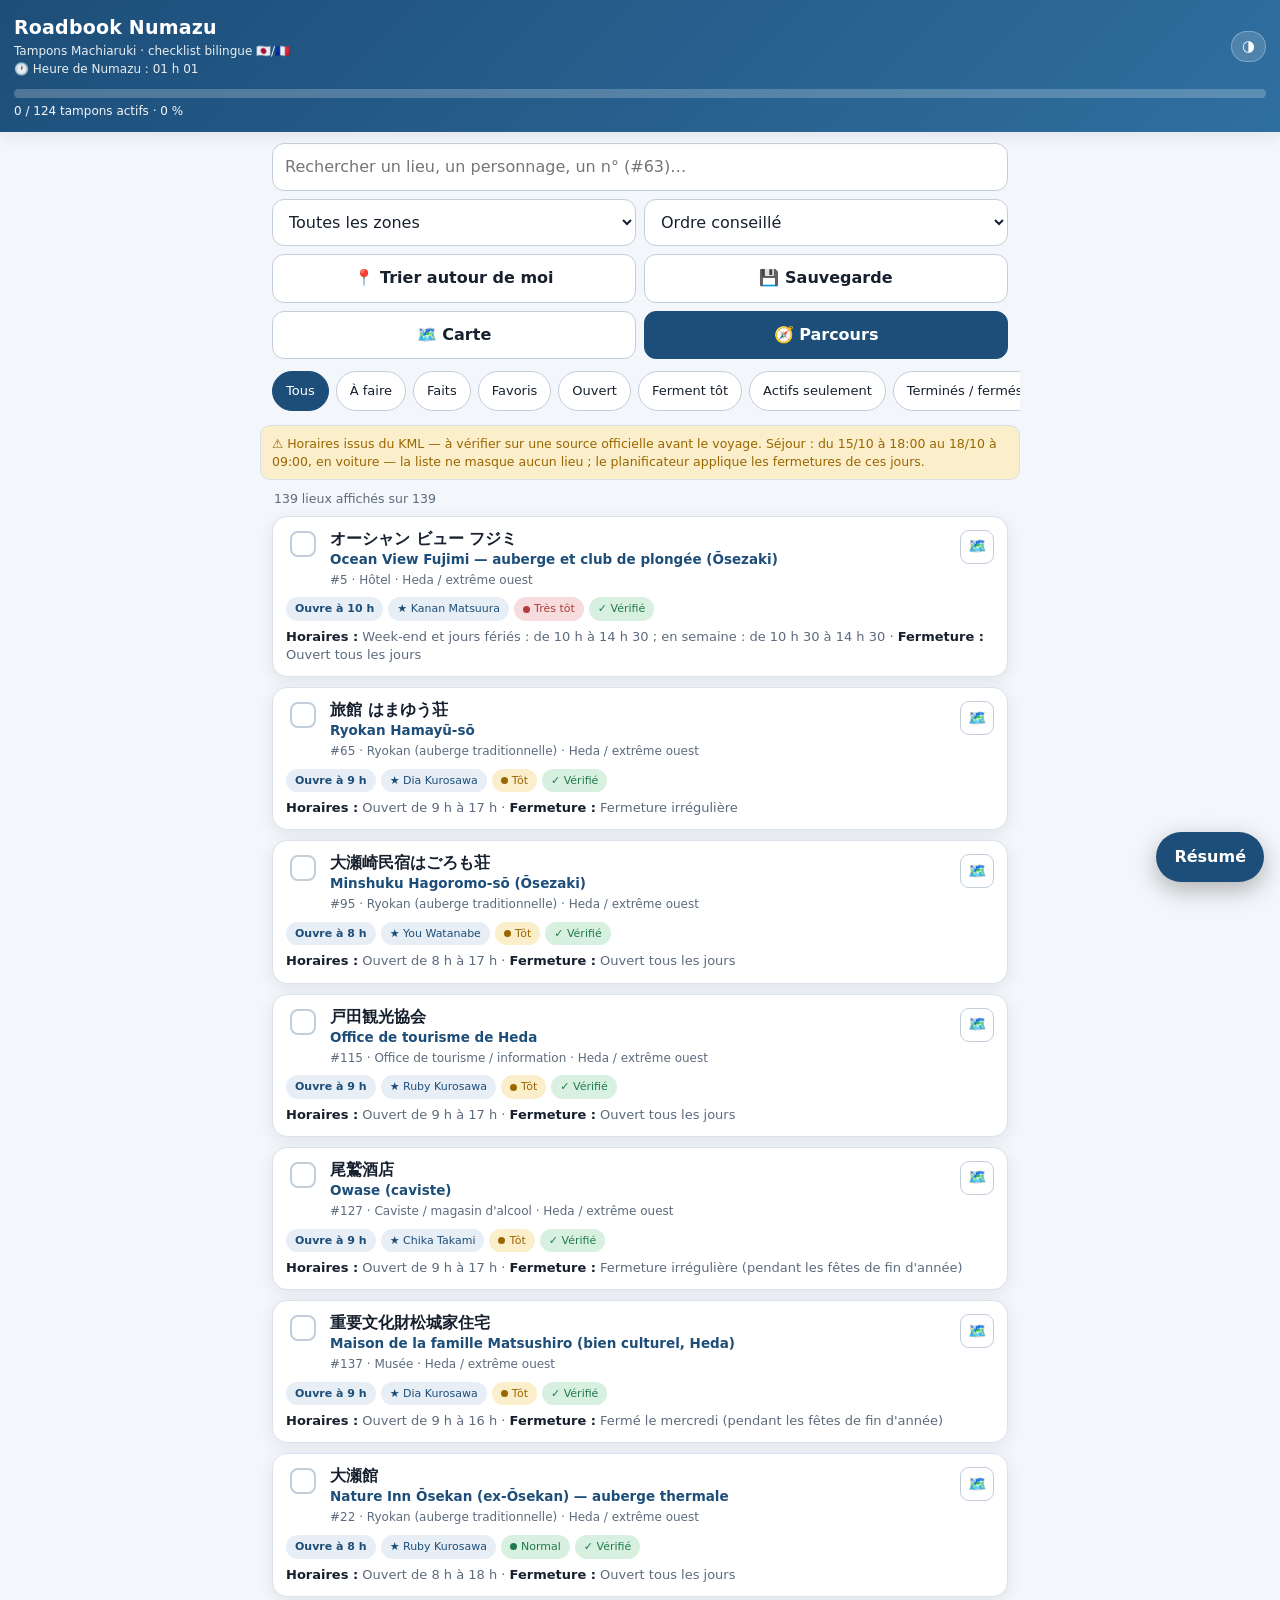
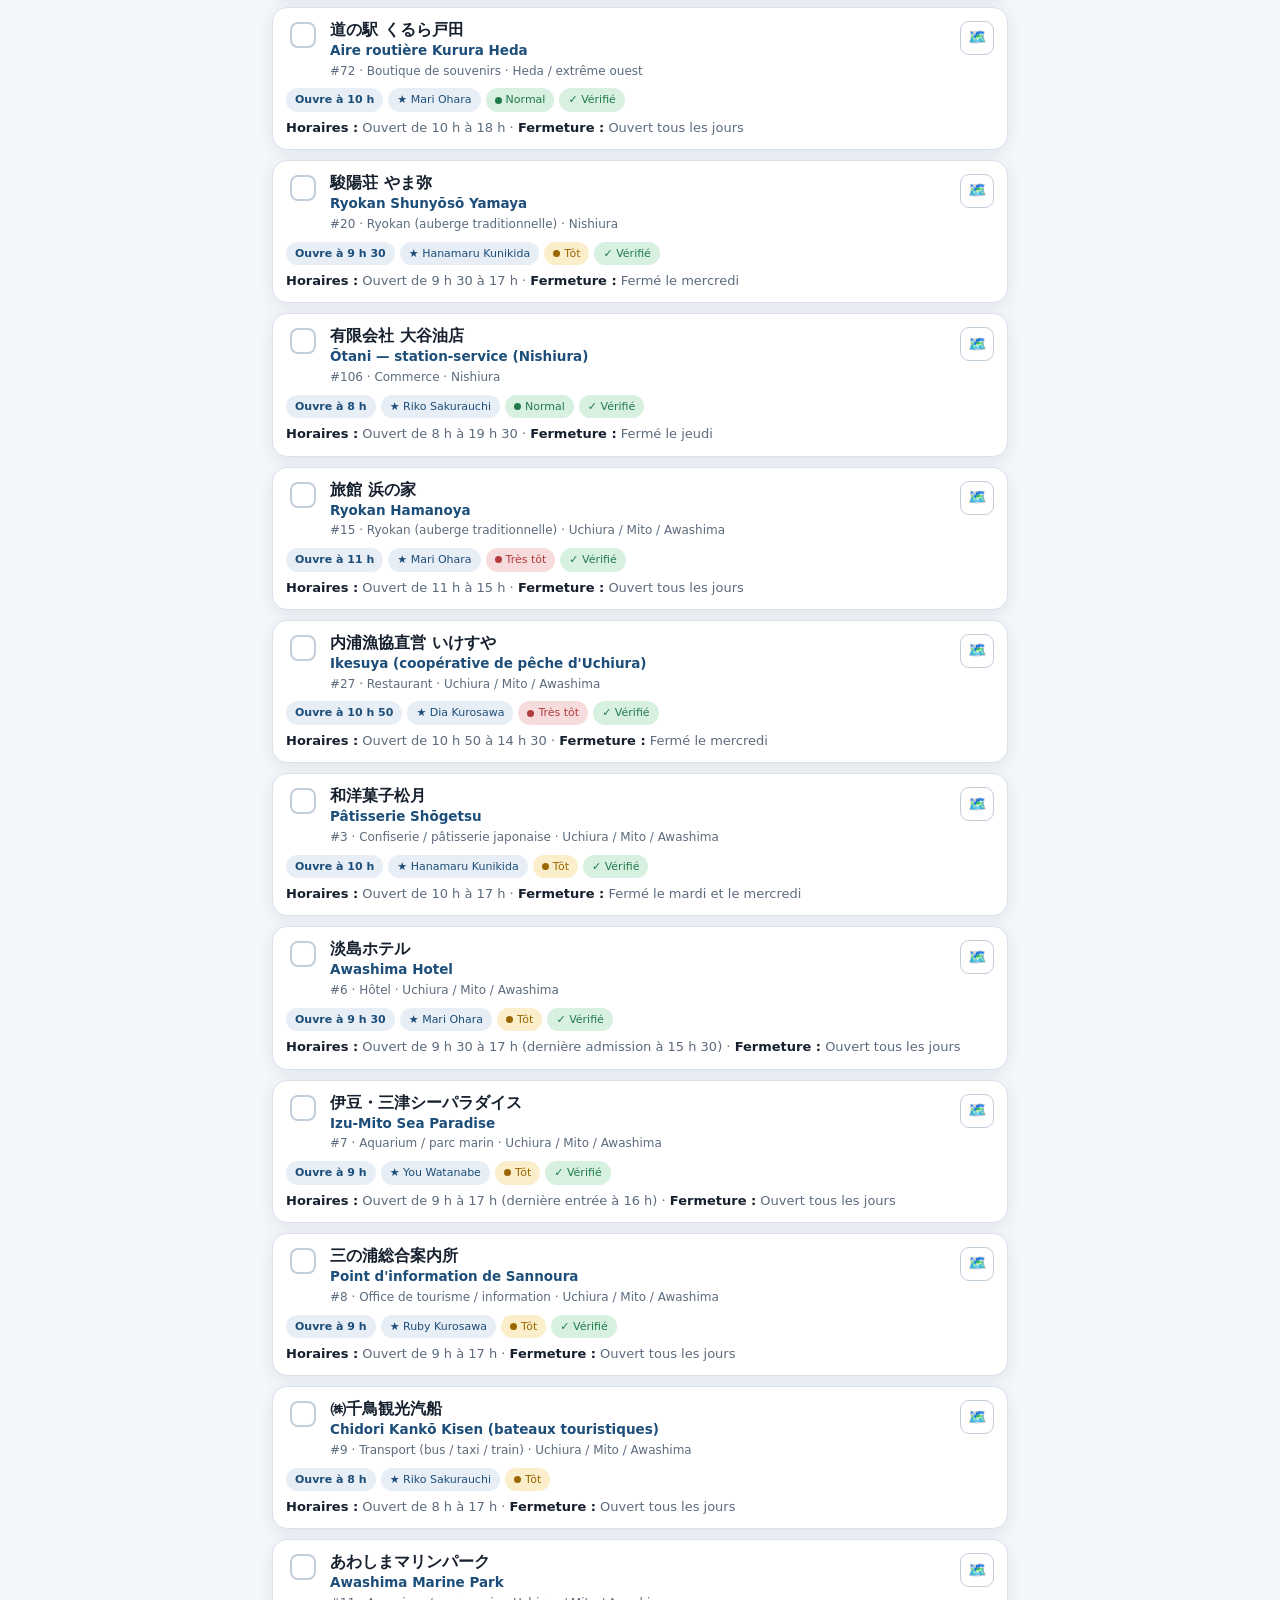
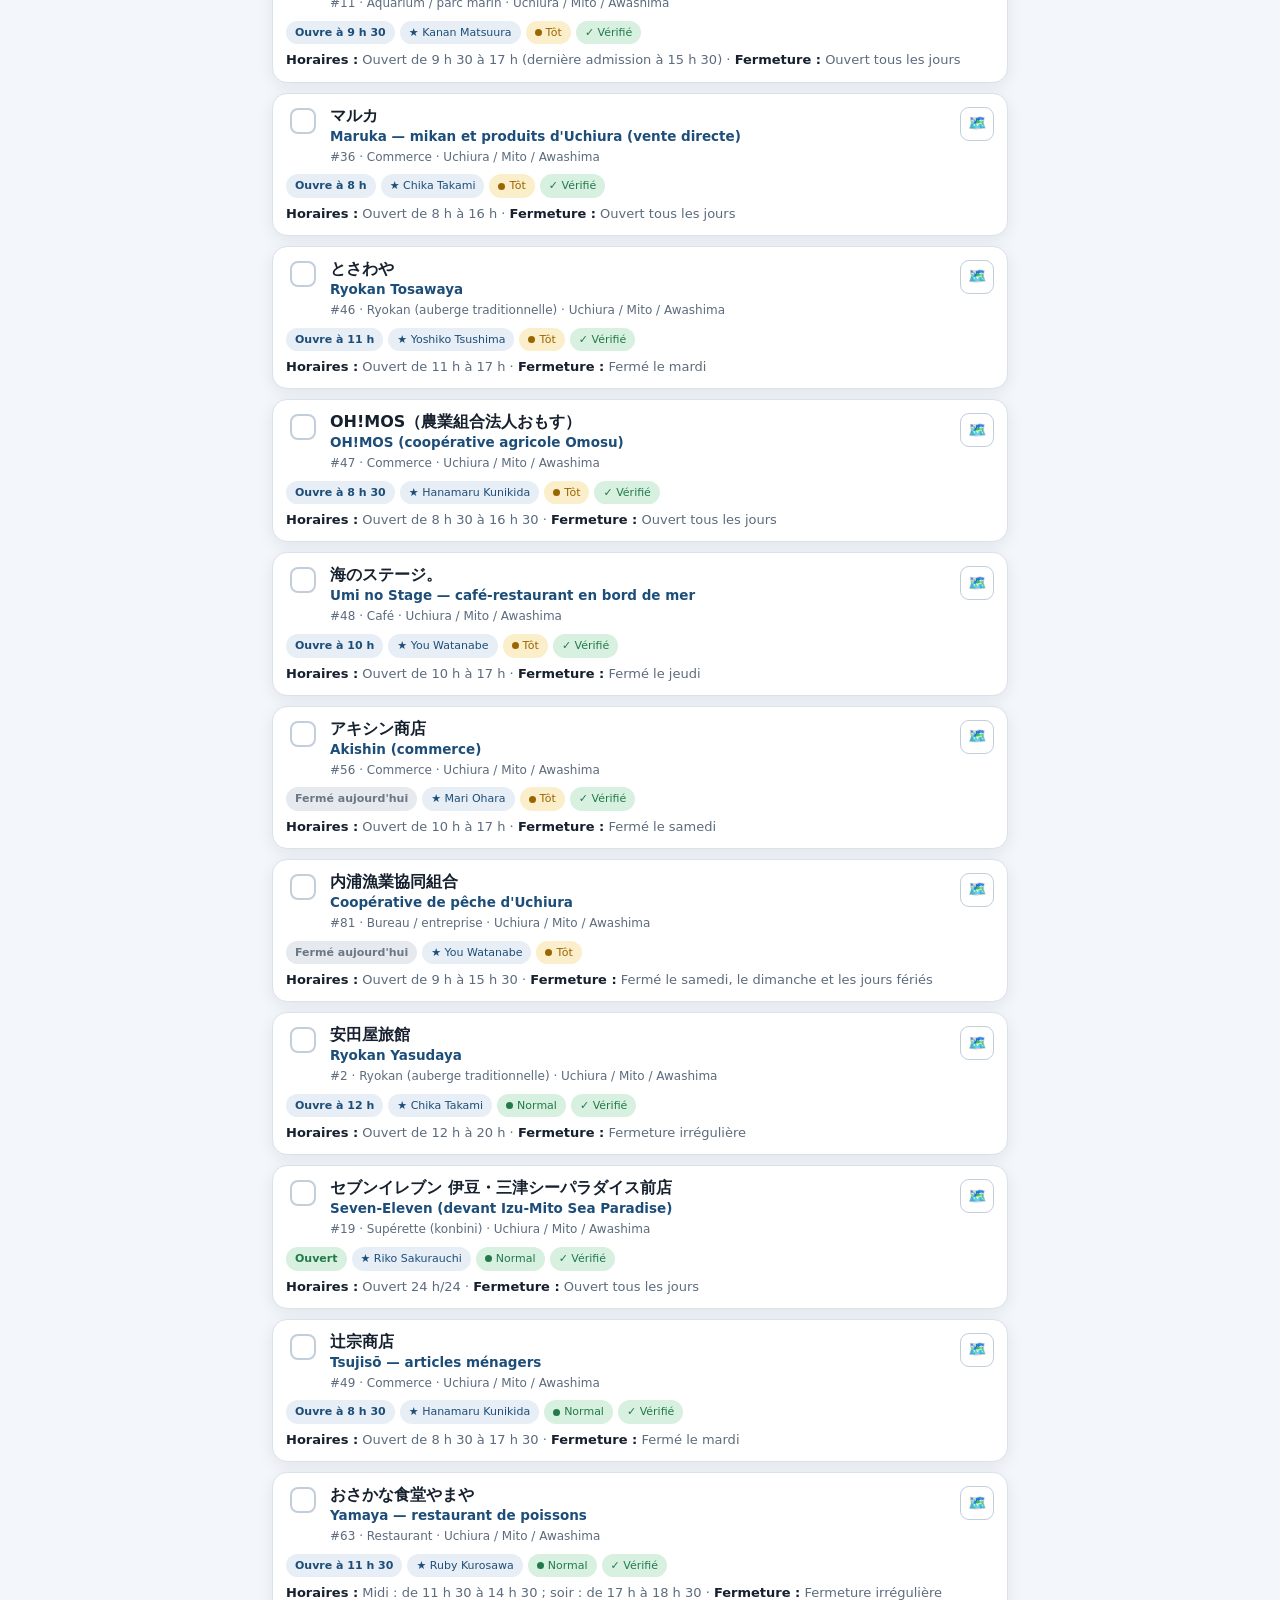
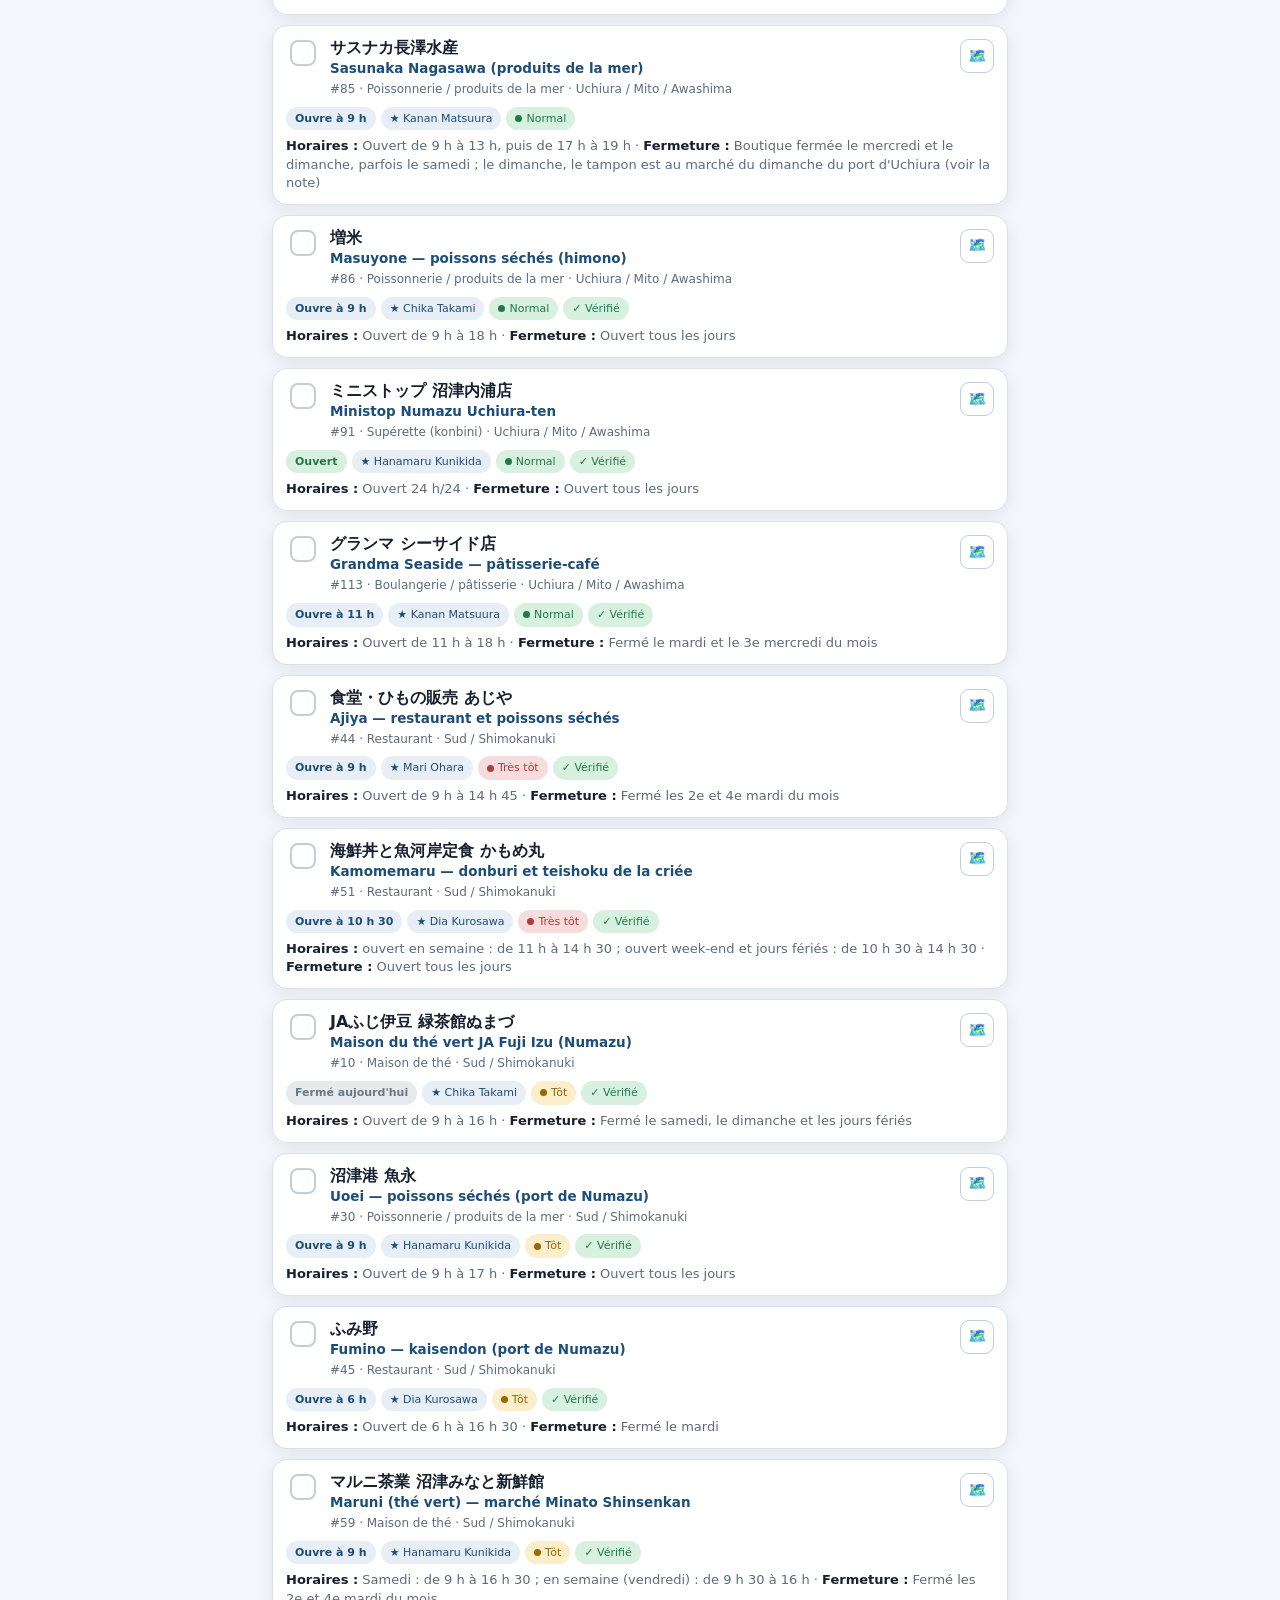
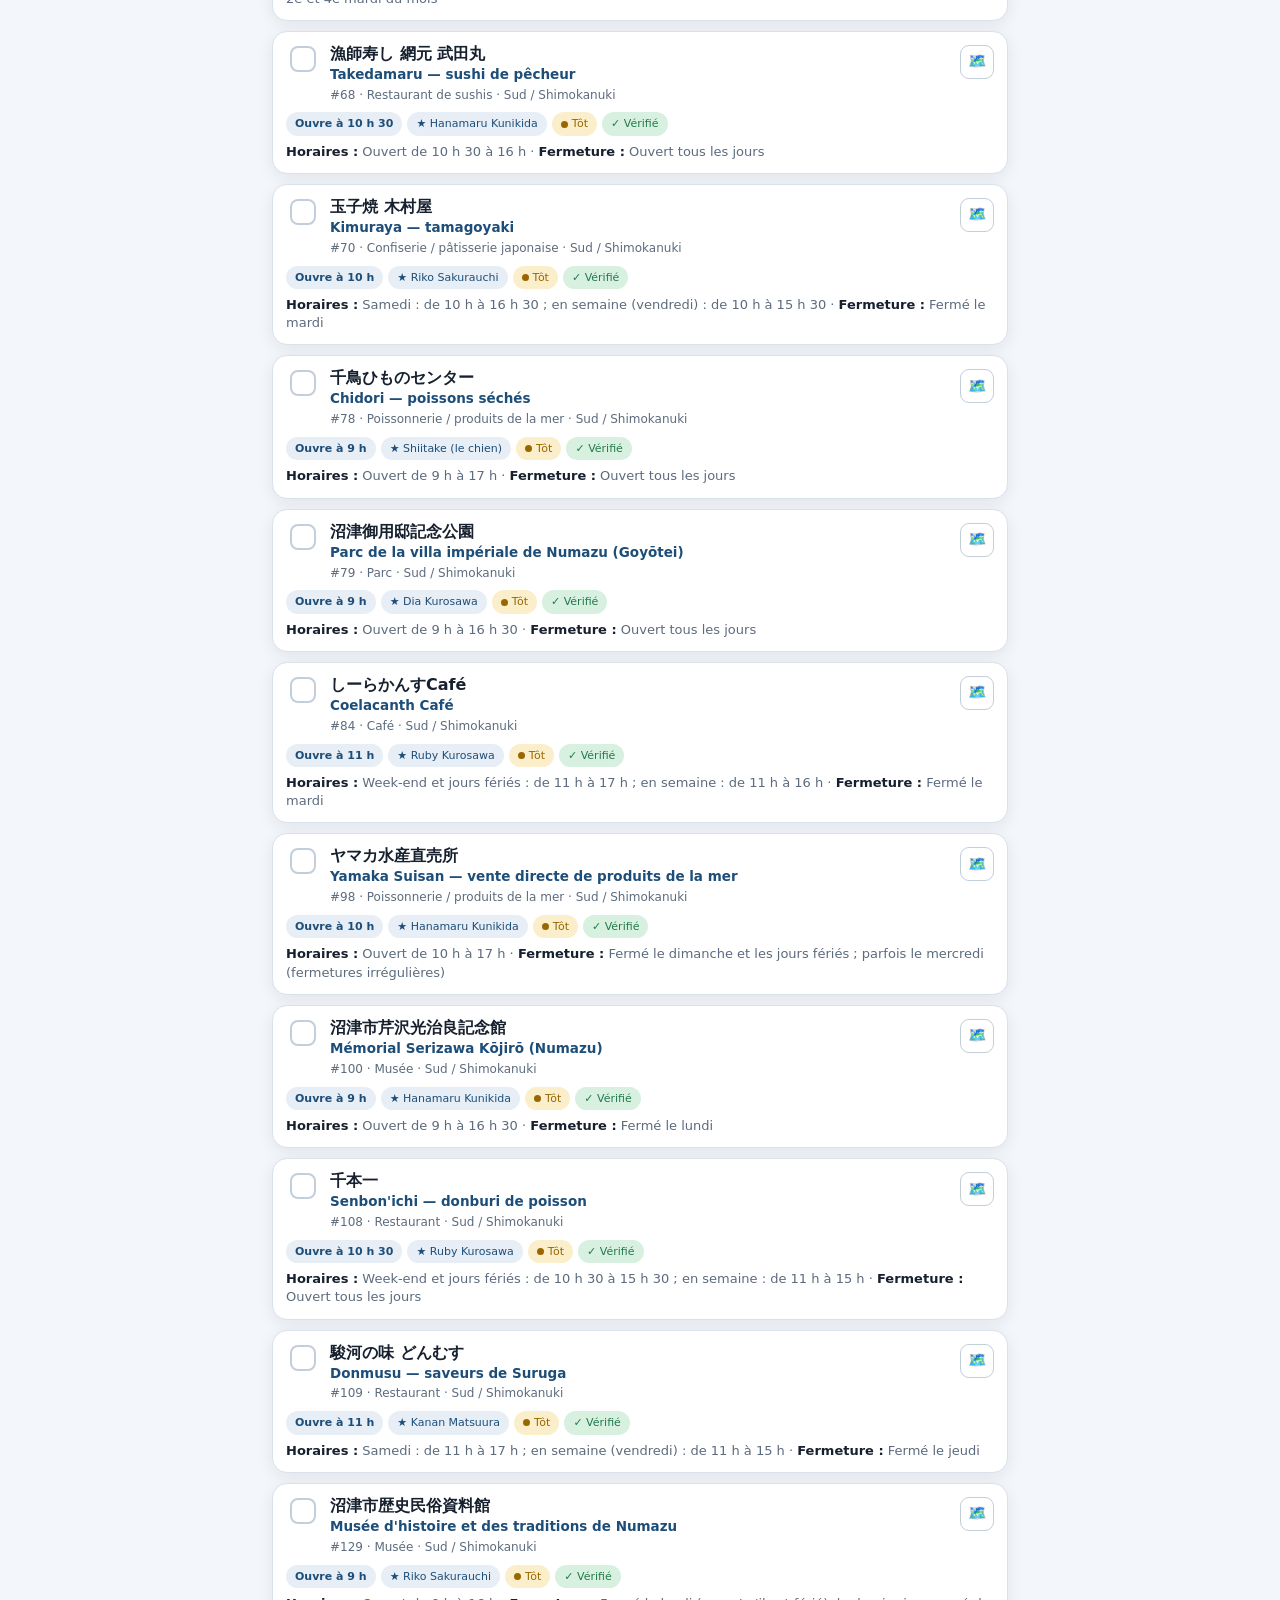
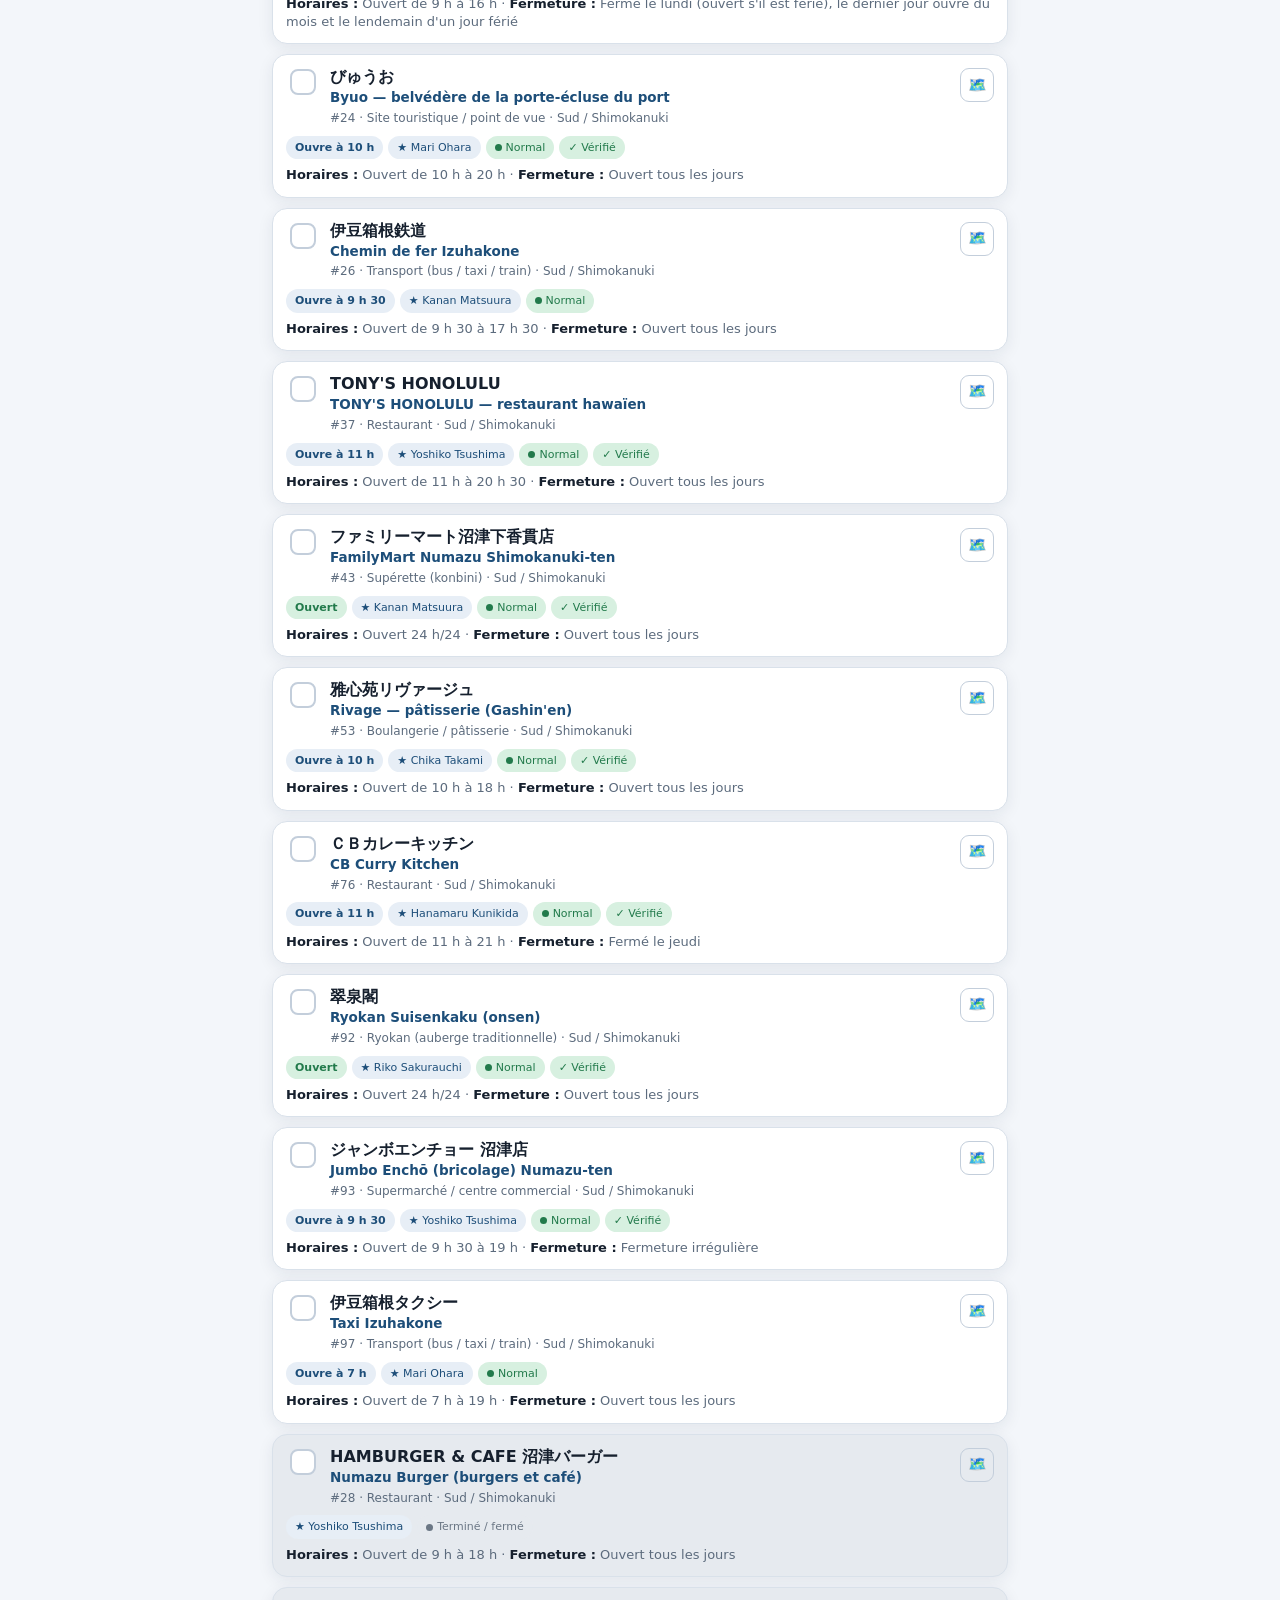
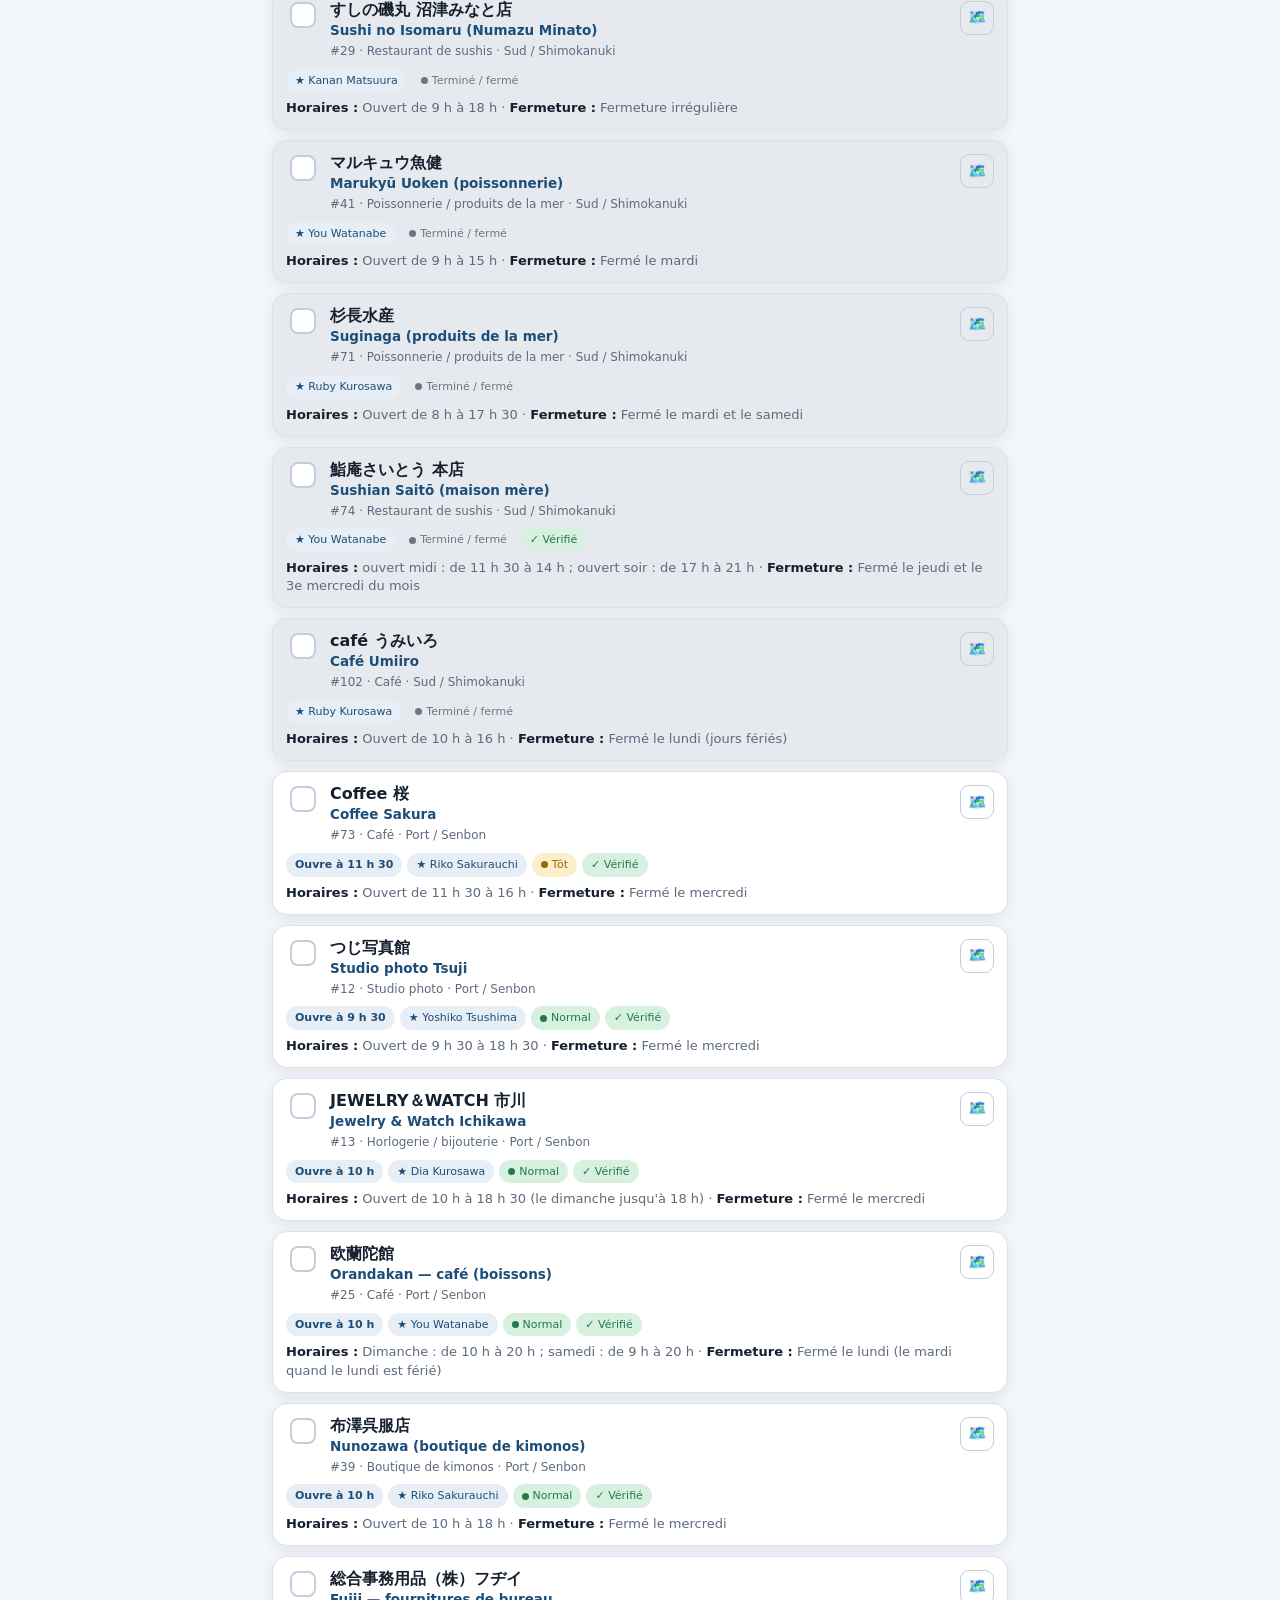
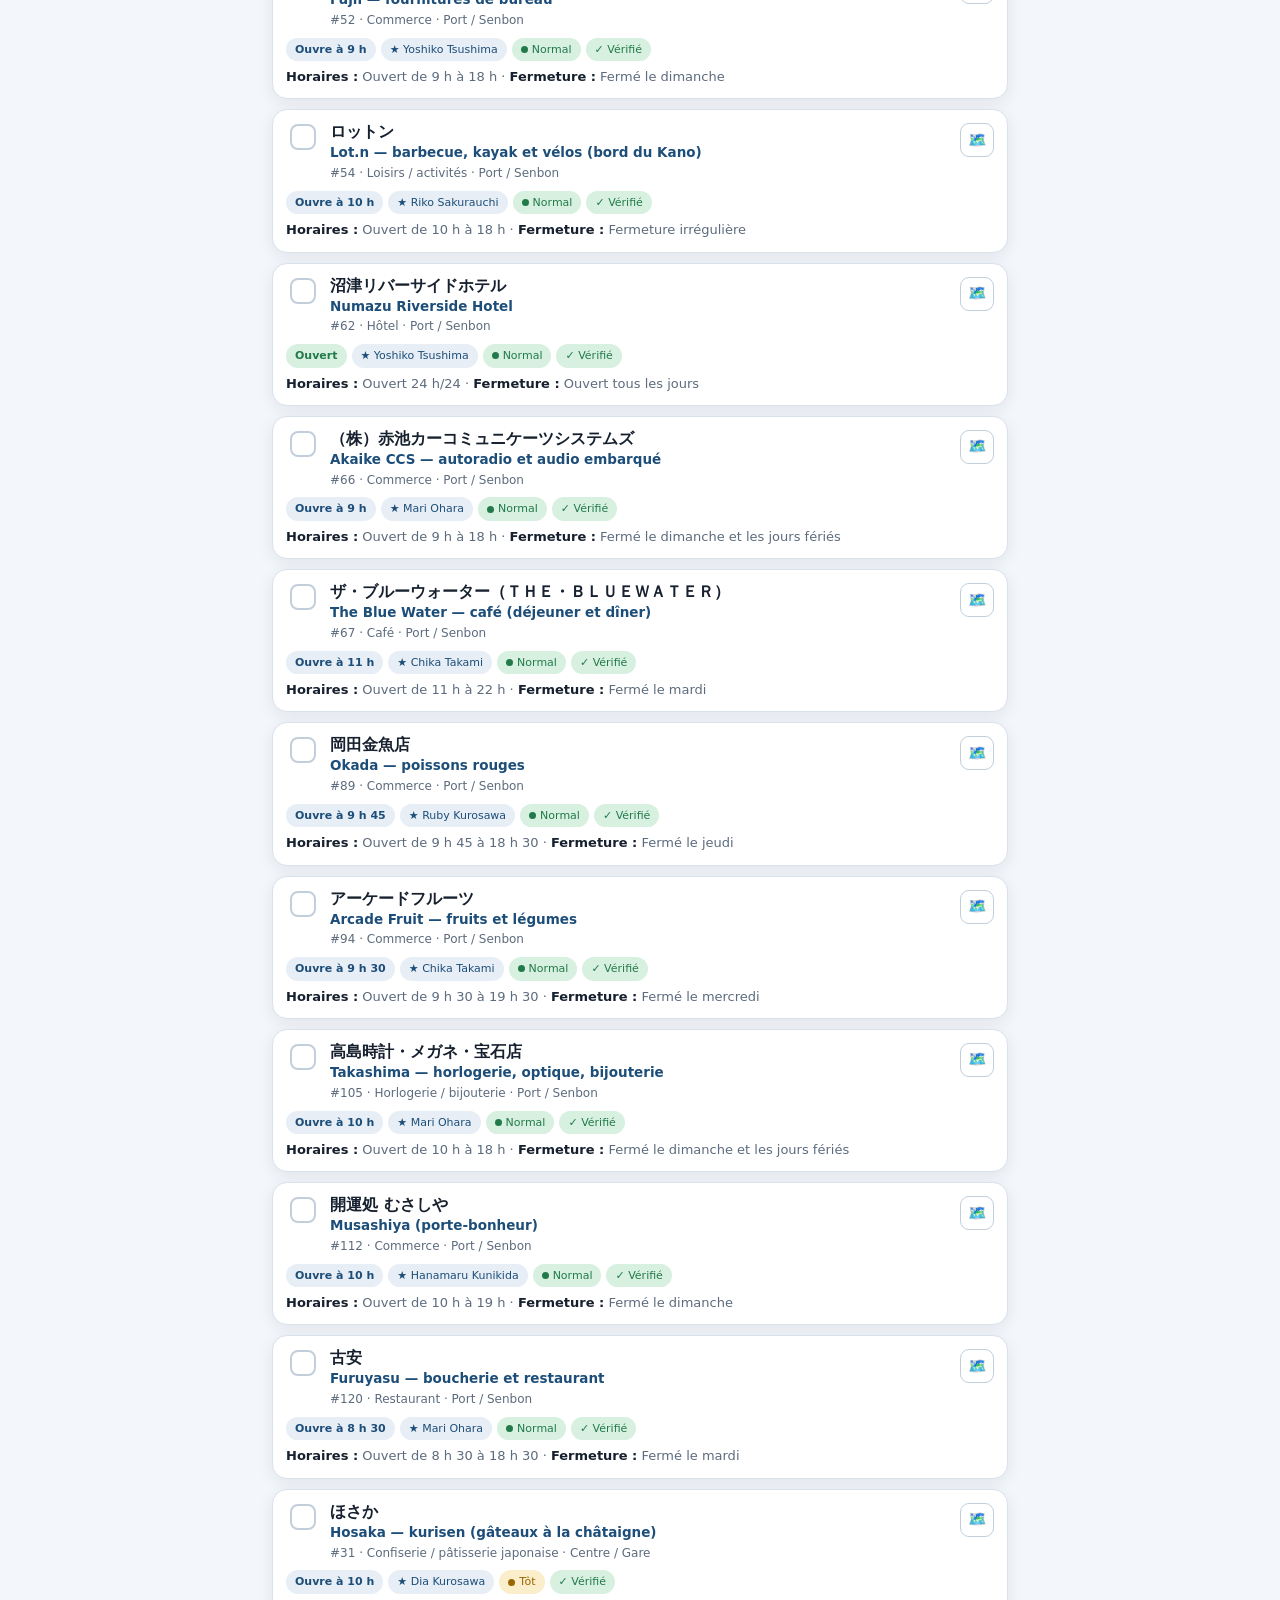
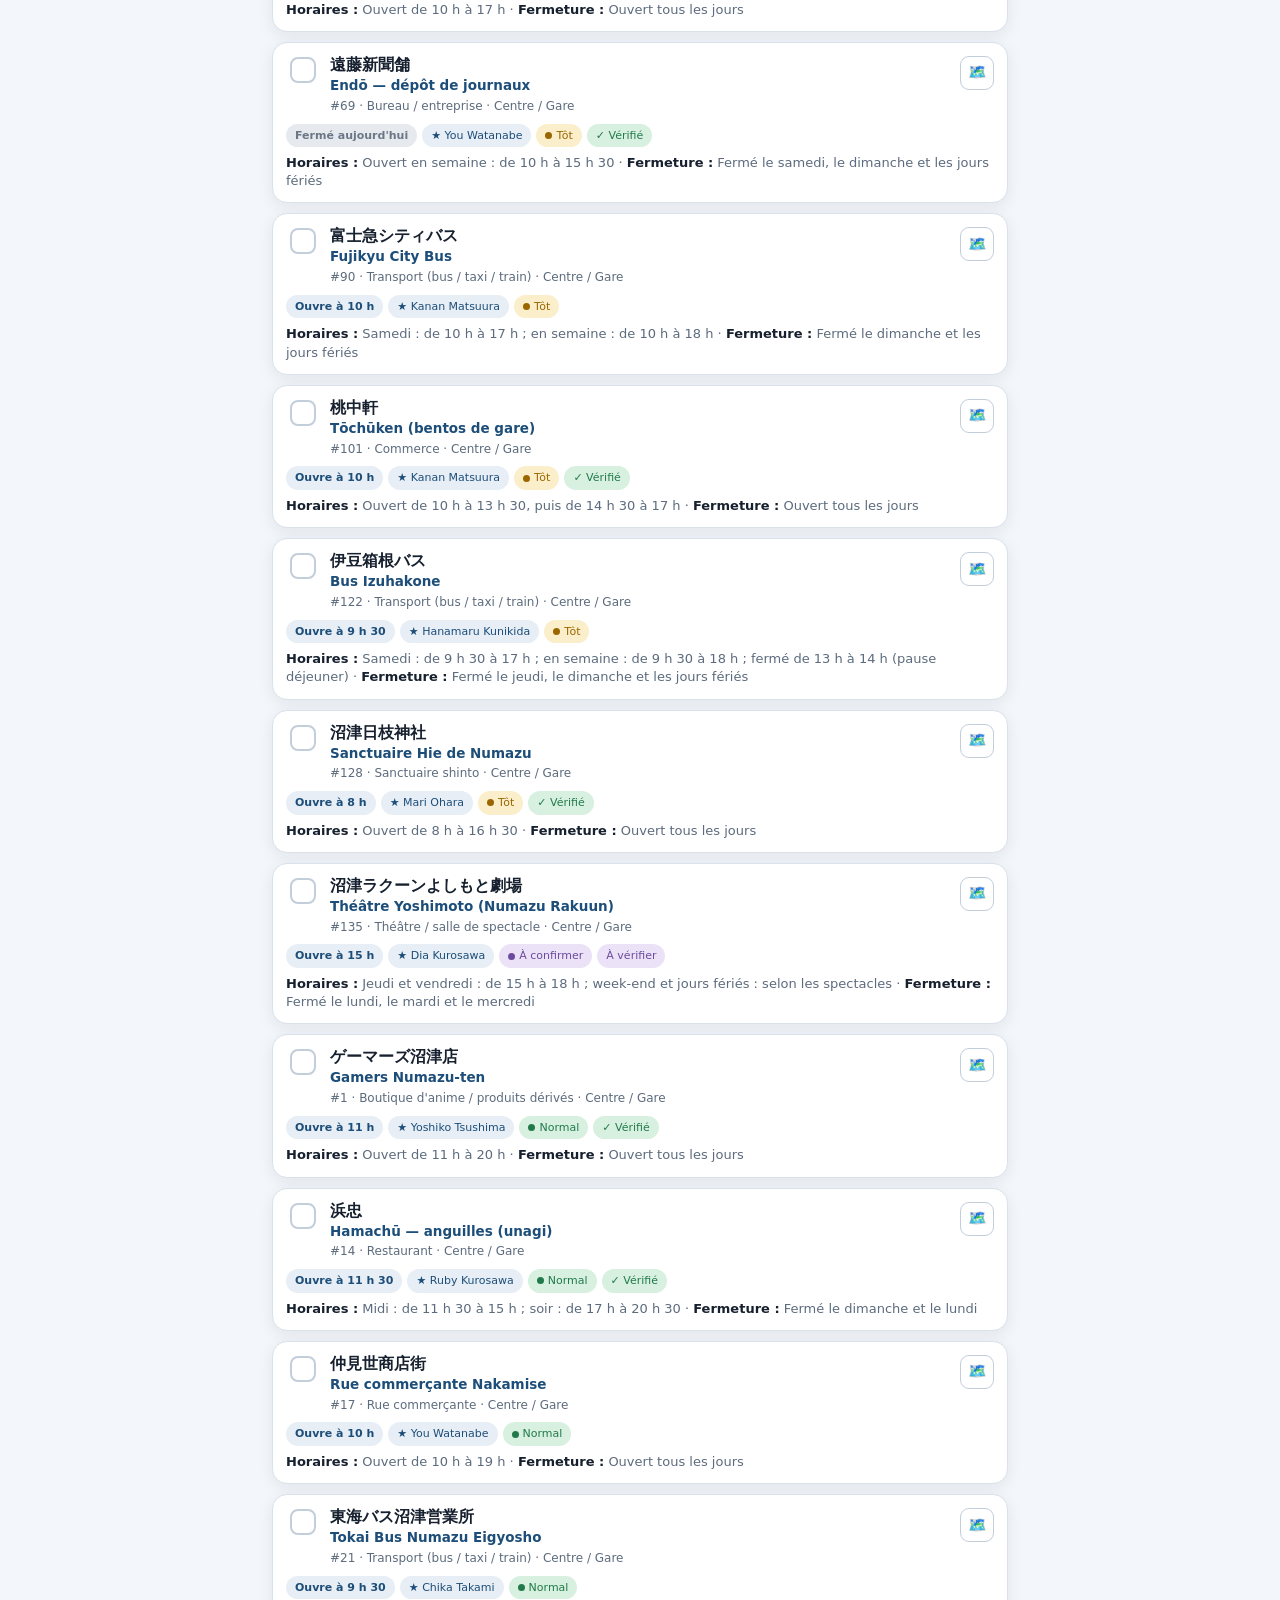
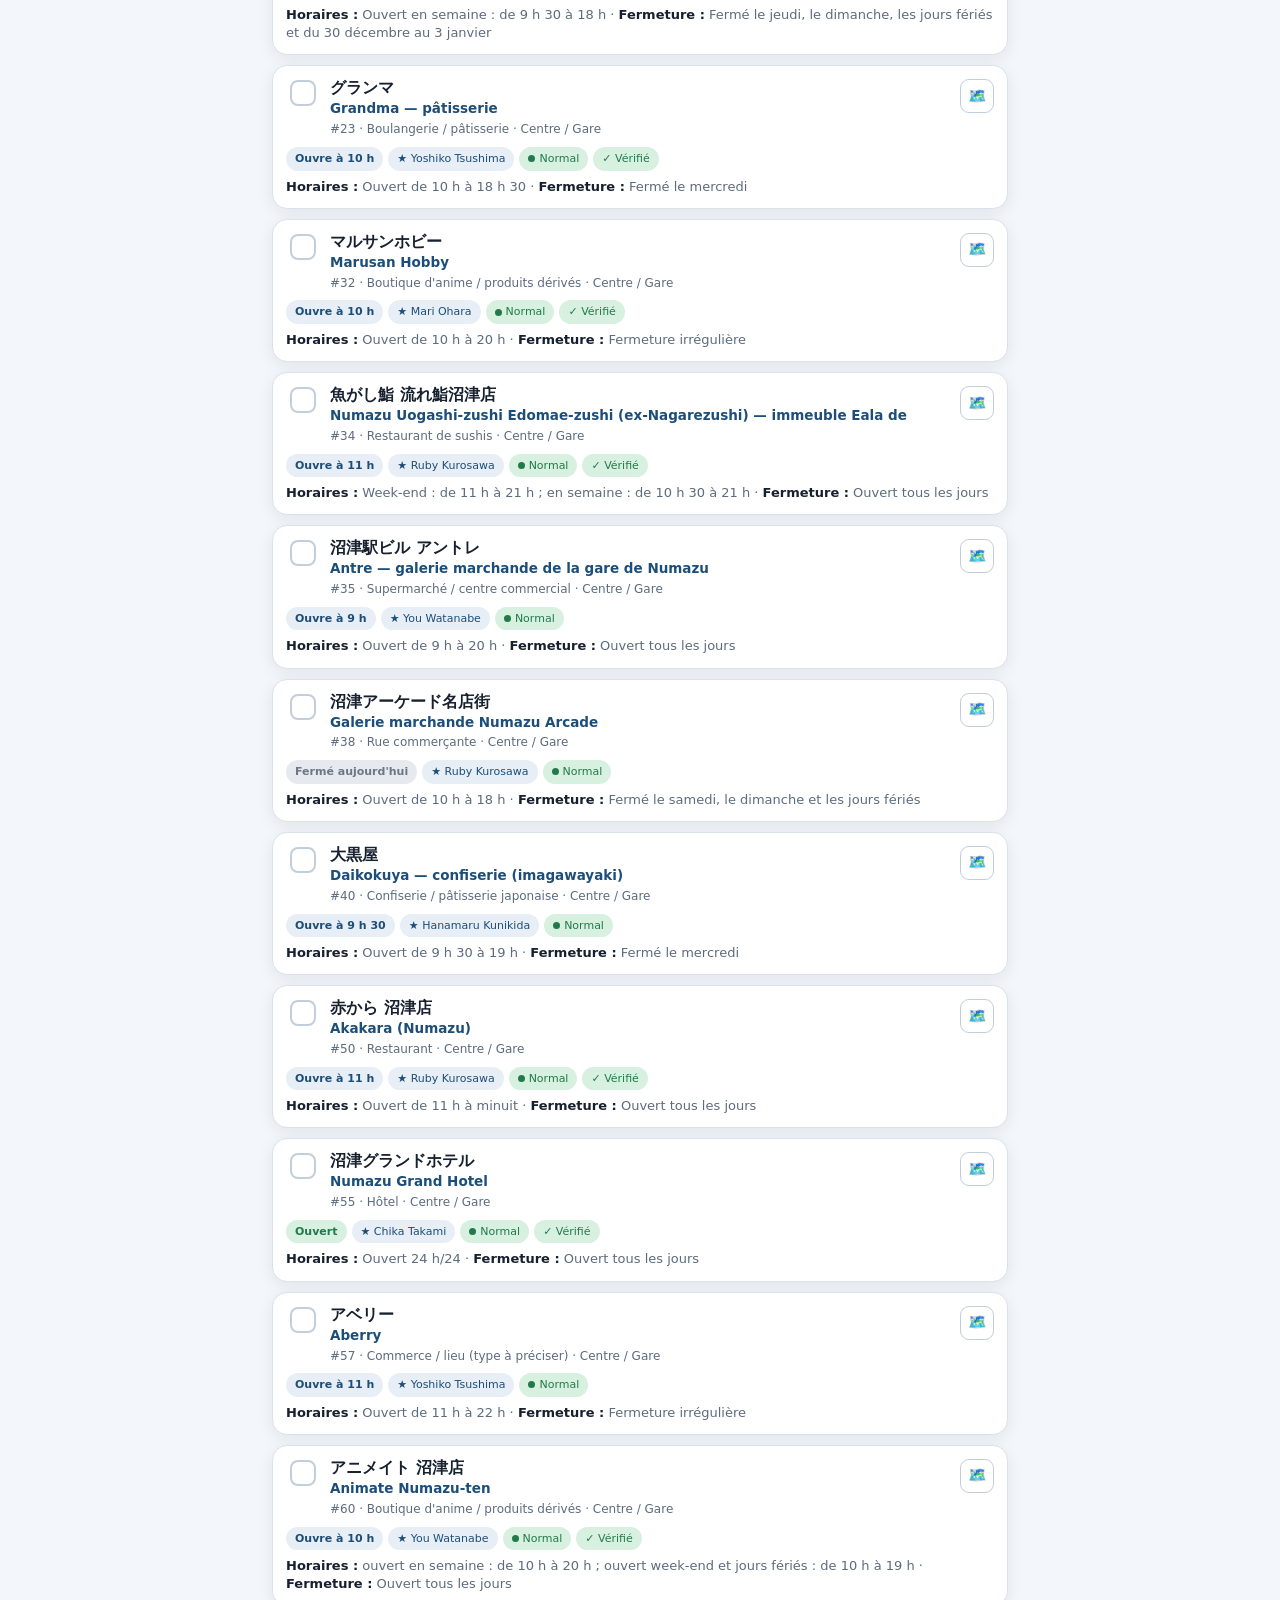
<file: index.html>
<!doctype html>
<html lang="fr">
<head>
<meta charset="utf-8">
<meta name="viewport" content="width=device-width,initial-scale=1,viewport-fit=cover">
<meta name="theme-color" content="#1d4e79">
<meta name="description" content="Compagnon mobile bilingue pour la collecte des tampons Numazu Machiaruki Stamp.">
<meta name="robots" content="noindex">  <!-- site perso hébergé sur GitHub Pages : pas de référencement -->
<link rel="manifest" href="manifest.json">
<link rel="icon" type="image/png" sizes="32x32" href="icons/icon-32.png">
<link rel="apple-touch-icon" href="icons/icon-180.png">
<title>Roadbook Numazu — tampons Machiaruki</title>
<link rel="stylesheet" href="vendor/leaflet.css">
<link rel="stylesheet" href="css/styles.css">
</head>
<body>
<header>
  <div class="head-row">
    <div>
      <h1>Roadbook Numazu</h1>
      <div class="head-sub">Tampons Machiaruki · checklist bilingue 🇯🇵/🇫🇷</div>
      <div class="head-sub" id="nowJst" style="margin-top:2px"></div>
    </div>
    <button id="themeBtn" class="theme-btn" title="Changer de thème" aria-label="Changer de thème">◑</button>
  </div>
  <div class="progress-wrap"><div id="progress" class="progress"></div></div>
  <div id="progressLabel" class="progress-label">—</div>
</header>

<section class="controls">
  <input id="search" type="search" placeholder="Rechercher un lieu, un personnage, un n° (#63)…" aria-label="Rechercher">
  <div class="row2">
    <select id="zone" aria-label="Filtrer par zone"><option value="">Toutes les zones</option></select>
    <select id="sort" aria-label="Trier">
      <option value="route">Ordre conseillé</option>
      <option value="distance">Distance actuelle</option>
      <option value="hours">Heure de fermeture</option>
      <option value="priority">Priorité horaire</option>
      <option value="zone">Zone</option>
      <option value="nameFr">Nom français</option>
      <option value="nameJa">Nom japonais</option>
    </select>
  </div>
  <div class="row2">
    <button id="locate" class="btn">📍 Trier autour de moi</button>
    <button id="dataBtn" class="btn">💾 Sauvegarde</button>
  </div>
  <div class="row2">
    <button id="mapBtn" class="btn">🗺️ Carte</button>
    <button id="planBtn" class="btn accent">🧭 Parcours</button>
  </div>
</section>

<div class="chips" role="tablist" aria-label="Filtres">
  <button class="chip active" data-filter="all">Tous</button>
  <button class="chip" data-filter="todo">À faire</button>
  <button class="chip" data-filter="done">Faits</button>
  <button class="chip" data-filter="fav">Favoris</button>
  <button class="chip" data-filter="open">Ouvert</button>
  <button class="chip" data-filter="early">Ferment tôt</button>
  <button class="chip" data-filter="active">Actifs seulement</button>
  <button class="chip" data-filter="ended">Terminés / fermés</button>
</div>

<div class="notice" id="notice">⚠︎ Horaires issus du KML — à vérifier sur une source officielle avant le voyage. Dates du séjour non renseignées : aucun lieu n'est masqué automatiquement.</div>
<div class="count-line" id="countLine"></div>

<main id="list" class="list" aria-live="polite"></main>

<button class="fab" id="statsBtn">Résumé</button>

<!-- Fiche détail -->
<dialog id="detail" aria-label="Détail du lieu">
  <div class="sheet"><div id="detailBody"></div></div>
</dialog>

<!-- Résumé -->
<dialog id="stats" class="dlg-narrow">
  <div class="sheet">
    <button class="close-x" onclick="document.getElementById('stats').close()" aria-label="Fermer">×</button>
    <h2 style="margin:0 0 10px">Résumé de la progression</h2>
    <div id="statsBody"></div>
    <div class="sheet-actions" style="margin-top:14px">
      <button class="btn wide" onclick="document.getElementById('stats').close()">Fermer</button>
    </div>
  </div>
</dialog>

<!-- Sauvegarde -->
<dialog id="dataDlg" class="dlg-narrow">
  <div class="sheet">
    <button class="close-x" onclick="document.getElementById('dataDlg').close()" aria-label="Fermer">×</button>
    <h2 style="margin:0 0 6px">Sauvegarde des données</h2>
    <p class="meta">La progression est enregistrée dans ce navigateur. Exporte régulièrement un fichier pour ne rien perdre.</p>
    <div class="sheet-actions">
      <button id="exportBtn" class="btn accent wide">⬇︎ Exporter la sauvegarde (JSON)</button>
      <label class="btn wide" style="display:block">⬆︎ Importer une sauvegarde
        <input id="importFile" type="file" accept="application/json,.json" hidden>
      </label>
      <button id="resetBtn" class="btn wide">Réinitialiser la progression</button>
    </div>
    <div style="border-top:1px solid var(--line);margin-top:14px;padding-top:12px">
      <p class="meta" style="margin:0 0 7px">Exporter les lieux affichés (selon le filtre actuel) — pour GPS, rando, Google Earth ou tableur :</p>
      <div class="sheet-actions" style="grid-template-columns:1fr 1fr 1fr">
        <button id="expGpx" class="btn">GPX</button>
        <button id="expKml" class="btn">KML</button>
        <button id="expCsv" class="btn">CSV</button>
      </div>
    </div>
  </div>
</dialog>

<!-- Carte (superposition plein écran) -->
<div id="mapOverlay" class="map-overlay" hidden>
  <div class="map-bar">
    <strong>Carte</strong>
    <span id="mapCount" class="map-count"></span>
    <div class="map-actions">
      <button id="mapManholes" class="map-ibtn" title="Plaques Aqours" aria-label="Afficher les plaques Aqours">♪</button>
      <button id="mapLocate" class="map-ibtn" title="Ma position" aria-label="Ma position">📍</button>
      <button id="mapFit" class="map-ibtn" title="Recentrer" aria-label="Recentrer">🎯</button>
      <button id="mapClose" class="map-ibtn" title="Fermer" aria-label="Fermer la carte">✕</button>
    </div>
  </div>
  <div id="rbmap"></div>
  <div id="rbmapNote" class="map-tile-note">Fond de carte inclus seulement autour des tampons : ailleurs, il faut Internet (hors artefact).</div>
  <div class="map-legend">
    <span><i style="background:#d84b4b"></i> À faire</span>
    <span><i style="background:#e08a2a"></i> Ferme tôt</span>
    <span><i style="background:#2f9e5f"></i> Fait</span>
    <span><i style="background:#8a939c"></i> Terminé / fermé</span>
  </div>
</div>

<!-- Planificateur de parcours -->
<dialog id="planner" aria-label="Planifier mon parcours">
  <div class="sheet">
    <div class="sheet-grab"></div>
    <button class="close-x" onclick="document.getElementById('planner').close()" aria-label="Fermer">×</button>
    <h2 style="margin:0 0 2px">Planifier mon parcours</h2>
    <p class="meta" style="margin:0 0 8px">Ordre de visite conseillé pour récupérer un maximum de tampons. Estimations indicatives — horaires à vérifier.</p>
    <div class="plan-form">
      <div class="seg" id="planTransport">
        <button type="button" class="seg-btn active" data-t="car">🚗 En voiture</button>
        <button type="button" class="seg-btn" data-t="transit">🚌 Sans voiture</button>
      </div>
      <div class="row2">
        <label class="plan-field">J'arrive le<input id="planDate" type="date" value="2026-10-15"></label>
        <label class="plan-field">à<input id="planArriveTime" type="time" value="18:00"></label>
      </div>
      <button type="button" id="planNow" class="btn small" title="Replanifier la suite du séjour à partir de l'heure actuelle de Numazu">⏱ Maintenant (heure de Numazu)</button>
      <div class="row2">
        <label class="plan-field">Je repars le<input id="planLeaveDate" type="date" value="2026-10-18"></label>
        <label class="plan-field">à<input id="planLeaveTime" type="time" value="09:00"></label>
      </div>
      <div class="row2">
        <label class="plan-field">Début des journées<input id="planStart" type="time" value="08:00"></label>
        <label class="plan-field" id="planDaysField">Nombre de jours
          <select id="planDays"><option>1</option><option selected>2</option><option>3</option></select>
        </label>
      </div>
      <div class="row2">
        <label class="plan-field">Minutes par lieu<input id="planVisit" type="number" min="1" max="90" value="5"></label>
        <div class="plan-field" id="planSpan">Séjour : dates non renseignées</div>
      </div>
      <label class="plan-check"><input id="planUseLoc" type="checkbox"> Partir de ma position (GPS, sinon dernier tampon coché ou « 📍 Je suis ici »)</label>
      <label class="plan-check"><input id="planIncludeDone" type="checkbox"> Inclure les tampons déjà obtenus</label>
      <button id="planGo" class="btn accent">Générer le parcours</button>
    </div>
    <div id="planResults"></div>
  </div>
</dialog>

<div id="toast" class="toast" role="status"></div>

<script src="vendor/leaflet.js"></script>
<script src="js/data.js"></script>
<script src="js/storage.js"></script>
<script src="js/route-planner.js"></script>
<script src="js/map.js"></script>
<script src="js/export.js"></script>
<script src="js/app.js"></script>
<script src="js/sw-register.js"></script>
</body>
</html>
</file>
<file: vendor/leaflet.css>
/* required styles */

.leaflet-pane,
.leaflet-tile,
.leaflet-marker-icon,
.leaflet-marker-shadow,
.leaflet-tile-container,
.leaflet-pane > svg,
.leaflet-pane > canvas,
.leaflet-zoom-box,
.leaflet-image-layer,
.leaflet-layer {
	position: absolute;
	left: 0;
	top: 0;
	}
.leaflet-container {
	overflow: hidden;
	}
.leaflet-tile,
.leaflet-marker-icon,
.leaflet-marker-shadow {
	-webkit-user-select: none;
	   -moz-user-select: none;
	        user-select: none;
	  -webkit-user-drag: none;
	}
/* Prevents IE11 from highlighting tiles in blue */
.leaflet-tile::selection {
	background: transparent;
}
/* Safari renders non-retina tile on retina better with this, but Chrome is worse */
.leaflet-safari .leaflet-tile {
	image-rendering: -webkit-optimize-contrast;
	}
/* hack that prevents hw layers "stretching" when loading new tiles */
.leaflet-safari .leaflet-tile-container {
	width: 1600px;
	height: 1600px;
	-webkit-transform-origin: 0 0;
	}
.leaflet-marker-icon,
.leaflet-marker-shadow {
	display: block;
	}
/* .leaflet-container svg: reset svg max-width decleration shipped in Joomla! (joomla.org) 3.x */
/* .leaflet-container img: map is broken in FF if you have max-width: 100% on tiles */
.leaflet-container .leaflet-overlay-pane svg {
	max-width: none !important;
	max-height: none !important;
	}
.leaflet-container .leaflet-marker-pane img,
.leaflet-container .leaflet-shadow-pane img,
.leaflet-container .leaflet-tile-pane img,
.leaflet-container img.leaflet-image-layer,
.leaflet-container .leaflet-tile {
	max-width: none !important;
	max-height: none !important;
	width: auto;
	padding: 0;
	}

.leaflet-container img.leaflet-tile {
	/* See: https://bugs.chromium.org/p/chromium/issues/detail?id=600120 */
	mix-blend-mode: plus-lighter;
}

.leaflet-container.leaflet-touch-zoom {
	-ms-touch-action: pan-x pan-y;
	touch-action: pan-x pan-y;
	}
.leaflet-container.leaflet-touch-drag {
	-ms-touch-action: pinch-zoom;
	/* Fallback for FF which doesn't support pinch-zoom */
	touch-action: none;
	touch-action: pinch-zoom;
}
.leaflet-container.leaflet-touch-drag.leaflet-touch-zoom {
	-ms-touch-action: none;
	touch-action: none;
}
.leaflet-container {
	-webkit-tap-highlight-color: transparent;
}
.leaflet-container a {
	-webkit-tap-highlight-color: rgba(51, 181, 229, 0.4);
}
.leaflet-tile {
	filter: inherit;
	visibility: hidden;
	}
.leaflet-tile-loaded {
	visibility: inherit;
	}
.leaflet-zoom-box {
	width: 0;
	height: 0;
	-moz-box-sizing: border-box;
	     box-sizing: border-box;
	z-index: 800;
	}
/* workaround for https://bugzilla.mozilla.org/show_bug.cgi?id=888319 */
.leaflet-overlay-pane svg {
	-moz-user-select: none;
	}

.leaflet-pane         { z-index: 400; }

.leaflet-tile-pane    { z-index: 200; }
.leaflet-overlay-pane { z-index: 400; }
.leaflet-shadow-pane  { z-index: 500; }
.leaflet-marker-pane  { z-index: 600; }
.leaflet-tooltip-pane   { z-index: 650; }
.leaflet-popup-pane   { z-index: 700; }

.leaflet-map-pane canvas { z-index: 100; }
.leaflet-map-pane svg    { z-index: 200; }

.leaflet-vml-shape {
	width: 1px;
	height: 1px;
	}
.lvml {
	behavior: url(#default#VML);
	display: inline-block;
	position: absolute;
	}


/* control positioning */

.leaflet-control {
	position: relative;
	z-index: 800;
	pointer-events: visiblePainted; /* IE 9-10 doesn't have auto */
	pointer-events: auto;
	}
.leaflet-top,
.leaflet-bottom {
	position: absolute;
	z-index: 1000;
	pointer-events: none;
	}
.leaflet-top {
	top: 0;
	}
.leaflet-right {
	right: 0;
	}
.leaflet-bottom {
	bottom: 0;
	}
.leaflet-left {
	left: 0;
	}
.leaflet-control {
	float: left;
	clear: both;
	}
.leaflet-right .leaflet-control {
	float: right;
	}
.leaflet-top .leaflet-control {
	margin-top: 10px;
	}
.leaflet-bottom .leaflet-control {
	margin-bottom: 10px;
	}
.leaflet-left .leaflet-control {
	margin-left: 10px;
	}
.leaflet-right .leaflet-control {
	margin-right: 10px;
	}


/* zoom and fade animations */

.leaflet-fade-anim .leaflet-popup {
	opacity: 0;
	-webkit-transition: opacity 0.2s linear;
	   -moz-transition: opacity 0.2s linear;
	        transition: opacity 0.2s linear;
	}
.leaflet-fade-anim .leaflet-map-pane .leaflet-popup {
	opacity: 1;
	}
.leaflet-zoom-animated {
	-webkit-transform-origin: 0 0;
	    -ms-transform-origin: 0 0;
	        transform-origin: 0 0;
	}
svg.leaflet-zoom-animated {
	will-change: transform;
}

.leaflet-zoom-anim .leaflet-zoom-animated {
	-webkit-transition: -webkit-transform 0.25s cubic-bezier(0,0,0.25,1);
	   -moz-transition:    -moz-transform 0.25s cubic-bezier(0,0,0.25,1);
	        transition:         transform 0.25s cubic-bezier(0,0,0.25,1);
	}
.leaflet-zoom-anim .leaflet-tile,
.leaflet-pan-anim .leaflet-tile {
	-webkit-transition: none;
	   -moz-transition: none;
	        transition: none;
	}

.leaflet-zoom-anim .leaflet-zoom-hide {
	visibility: hidden;
	}


/* cursors */

.leaflet-interactive {
	cursor: pointer;
	}
.leaflet-grab {
	cursor: -webkit-grab;
	cursor:    -moz-grab;
	cursor:         grab;
	}
.leaflet-crosshair,
.leaflet-crosshair .leaflet-interactive {
	cursor: crosshair;
	}
.leaflet-popup-pane,
.leaflet-control {
	cursor: auto;
	}
.leaflet-dragging .leaflet-grab,
.leaflet-dragging .leaflet-grab .leaflet-interactive,
.leaflet-dragging .leaflet-marker-draggable {
	cursor: move;
	cursor: -webkit-grabbing;
	cursor:    -moz-grabbing;
	cursor:         grabbing;
	}

/* marker & overlays interactivity */
.leaflet-marker-icon,
.leaflet-marker-shadow,
.leaflet-image-layer,
.leaflet-pane > svg path,
.leaflet-tile-container {
	pointer-events: none;
	}

.leaflet-marker-icon.leaflet-interactive,
.leaflet-image-layer.leaflet-interactive,
.leaflet-pane > svg path.leaflet-interactive,
svg.leaflet-image-layer.leaflet-interactive path {
	pointer-events: visiblePainted; /* IE 9-10 doesn't have auto */
	pointer-events: auto;
	}

/* visual tweaks */

.leaflet-container {
	background: #ddd;
	outline-offset: 1px;
	}
.leaflet-container a {
	color: #0078A8;
	}
.leaflet-zoom-box {
	border: 2px dotted #38f;
	background: rgba(255,255,255,0.5);
	}


/* general typography */
.leaflet-container {
	font-family: "Helvetica Neue", Arial, Helvetica, sans-serif;
	font-size: 12px;
	font-size: 0.75rem;
	line-height: 1.5;
	}


/* general toolbar styles */

.leaflet-bar {
	box-shadow: 0 1px 5px rgba(0,0,0,0.65);
	border-radius: 4px;
	}
.leaflet-bar a {
	background-color: #fff;
	border-bottom: 1px solid #ccc;
	width: 26px;
	height: 26px;
	line-height: 26px;
	display: block;
	text-align: center;
	text-decoration: none;
	color: black;
	}
.leaflet-bar a,
.leaflet-control-layers-toggle {
	background-position: 50% 50%;
	background-repeat: no-repeat;
	display: block;
	}
.leaflet-bar a:hover,
.leaflet-bar a:focus {
	background-color: #f4f4f4;
	}
.leaflet-bar a:first-child {
	border-top-left-radius: 4px;
	border-top-right-radius: 4px;
	}
.leaflet-bar a:last-child {
	border-bottom-left-radius: 4px;
	border-bottom-right-radius: 4px;
	border-bottom: none;
	}
.leaflet-bar a.leaflet-disabled {
	cursor: default;
	background-color: #f4f4f4;
	color: #bbb;
	}

.leaflet-touch .leaflet-bar a {
	width: 30px;
	height: 30px;
	line-height: 30px;
	}
.leaflet-touch .leaflet-bar a:first-child {
	border-top-left-radius: 2px;
	border-top-right-radius: 2px;
	}
.leaflet-touch .leaflet-bar a:last-child {
	border-bottom-left-radius: 2px;
	border-bottom-right-radius: 2px;
	}

/* zoom control */

.leaflet-control-zoom-in,
.leaflet-control-zoom-out {
	font: bold 18px 'Lucida Console', Monaco, monospace;
	text-indent: 1px;
	}

.leaflet-touch .leaflet-control-zoom-in, .leaflet-touch .leaflet-control-zoom-out  {
	font-size: 22px;
	}


/* layers control */

.leaflet-control-layers {
	box-shadow: 0 1px 5px rgba(0,0,0,0.4);
	background: #fff;
	border-radius: 5px;
	}
.leaflet-control-layers-toggle {
	background-image: url(images/layers.png);
	width: 36px;
	height: 36px;
	}
.leaflet-retina .leaflet-control-layers-toggle {
	background-image: url(images/layers-2x.png);
	background-size: 26px 26px;
	}
.leaflet-touch .leaflet-control-layers-toggle {
	width: 44px;
	height: 44px;
	}
.leaflet-control-layers .leaflet-control-layers-list,
.leaflet-control-layers-expanded .leaflet-control-layers-toggle {
	display: none;
	}
.leaflet-control-layers-expanded .leaflet-control-layers-list {
	display: block;
	position: relative;
	}
.leaflet-control-layers-expanded {
	padding: 6px 10px 6px 6px;
	color: #333;
	background: #fff;
	}
.leaflet-control-layers-scrollbar {
	overflow-y: scroll;
	overflow-x: hidden;
	padding-right: 5px;
	}
.leaflet-control-layers-selector {
	margin-top: 2px;
	position: relative;
	top: 1px;
	}
.leaflet-control-layers label {
	display: block;
	font-size: 13px;
	font-size: 1.08333em;
	}
.leaflet-control-layers-separator {
	height: 0;
	border-top: 1px solid #ddd;
	margin: 5px -10px 5px -6px;
	}

/* Default icon URLs */
.leaflet-default-icon-path { /* used only in path-guessing heuristic, see L.Icon.Default */
	background-image: url(images/marker-icon.png);
	}


/* attribution and scale controls */

.leaflet-container .leaflet-control-attribution {
	background: #fff;
	background: rgba(255, 255, 255, 0.8);
	margin: 0;
	}
.leaflet-control-attribution,
.leaflet-control-scale-line {
	padding: 0 5px;
	color: #333;
	line-height: 1.4;
	}
.leaflet-control-attribution a {
	text-decoration: none;
	}
.leaflet-control-attribution a:hover,
.leaflet-control-attribution a:focus {
	text-decoration: underline;
	}
.leaflet-attribution-flag {
	display: inline !important;
	vertical-align: baseline !important;
	width: 1em;
	height: 0.6669em;
	}
.leaflet-left .leaflet-control-scale {
	margin-left: 5px;
	}
.leaflet-bottom .leaflet-control-scale {
	margin-bottom: 5px;
	}
.leaflet-control-scale-line {
	border: 2px solid #777;
	border-top: none;
	line-height: 1.1;
	padding: 2px 5px 1px;
	white-space: nowrap;
	-moz-box-sizing: border-box;
	     box-sizing: border-box;
	background: rgba(255, 255, 255, 0.8);
	text-shadow: 1px 1px #fff;
	}
.leaflet-control-scale-line:not(:first-child) {
	border-top: 2px solid #777;
	border-bottom: none;
	margin-top: -2px;
	}
.leaflet-control-scale-line:not(:first-child):not(:last-child) {
	border-bottom: 2px solid #777;
	}

.leaflet-touch .leaflet-control-attribution,
.leaflet-touch .leaflet-control-layers,
.leaflet-touch .leaflet-bar {
	box-shadow: none;
	}
.leaflet-touch .leaflet-control-layers,
.leaflet-touch .leaflet-bar {
	border: 2px solid rgba(0,0,0,0.2);
	background-clip: padding-box;
	}


/* popup */

.leaflet-popup {
	position: absolute;
	text-align: center;
	margin-bottom: 20px;
	}
.leaflet-popup-content-wrapper {
	padding: 1px;
	text-align: left;
	border-radius: 12px;
	}
.leaflet-popup-content {
	margin: 13px 24px 13px 20px;
	line-height: 1.3;
	font-size: 13px;
	font-size: 1.08333em;
	min-height: 1px;
	}
.leaflet-popup-content p {
	margin: 17px 0;
	margin: 1.3em 0;
	}
.leaflet-popup-tip-container {
	width: 40px;
	height: 20px;
	position: absolute;
	left: 50%;
	margin-top: -1px;
	margin-left: -20px;
	overflow: hidden;
	pointer-events: none;
	}
.leaflet-popup-tip {
	width: 17px;
	height: 17px;
	padding: 1px;

	margin: -10px auto 0;
	pointer-events: auto;

	-webkit-transform: rotate(45deg);
	   -moz-transform: rotate(45deg);
	    -ms-transform: rotate(45deg);
	        transform: rotate(45deg);
	}
.leaflet-popup-content-wrapper,
.leaflet-popup-tip {
	background: white;
	color: #333;
	box-shadow: 0 3px 14px rgba(0,0,0,0.4);
	}
.leaflet-container a.leaflet-popup-close-button {
	position: absolute;
	top: 0;
	right: 0;
	border: none;
	text-align: center;
	width: 24px;
	height: 24px;
	font: 16px/24px Tahoma, Verdana, sans-serif;
	color: #757575;
	text-decoration: none;
	background: transparent;
	}
.leaflet-container a.leaflet-popup-close-button:hover,
.leaflet-container a.leaflet-popup-close-button:focus {
	color: #585858;
	}
.leaflet-popup-scrolled {
	overflow: auto;
	}

.leaflet-oldie .leaflet-popup-content-wrapper {
	-ms-zoom: 1;
	}
.leaflet-oldie .leaflet-popup-tip {
	width: 24px;
	margin: 0 auto;

	-ms-filter: "progid:DXImageTransform.Microsoft.Matrix(M11=0.70710678, M12=0.70710678, M21=-0.70710678, M22=0.70710678)";
	filter: progid:DXImageTransform.Microsoft.Matrix(M11=0.70710678, M12=0.70710678, M21=-0.70710678, M22=0.70710678);
	}

.leaflet-oldie .leaflet-control-zoom,
.leaflet-oldie .leaflet-control-layers,
.leaflet-oldie .leaflet-popup-content-wrapper,
.leaflet-oldie .leaflet-popup-tip {
	border: 1px solid #999;
	}


/* div icon */

.leaflet-div-icon {
	background: #fff;
	border: 1px solid #666;
	}


/* Tooltip */
/* Base styles for the element that has a tooltip */
.leaflet-tooltip {
	position: absolute;
	padding: 6px;
	background-color: #fff;
	border: 1px solid #fff;
	border-radius: 3px;
	color: #222;
	white-space: nowrap;
	-webkit-user-select: none;
	-moz-user-select: none;
	-ms-user-select: none;
	user-select: none;
	pointer-events: none;
	box-shadow: 0 1px 3px rgba(0,0,0,0.4);
	}
.leaflet-tooltip.leaflet-interactive {
	cursor: pointer;
	pointer-events: auto;
	}
.leaflet-tooltip-top:before,
.leaflet-tooltip-bottom:before,
.leaflet-tooltip-left:before,
.leaflet-tooltip-right:before {
	position: absolute;
	pointer-events: none;
	border: 6px solid transparent;
	background: transparent;
	content: "";
	}

/* Directions */

.leaflet-tooltip-bottom {
	margin-top: 6px;
}
.leaflet-tooltip-top {
	margin-top: -6px;
}
.leaflet-tooltip-bottom:before,
.leaflet-tooltip-top:before {
	left: 50%;
	margin-left: -6px;
	}
.leaflet-tooltip-top:before {
	bottom: 0;
	margin-bottom: -12px;
	border-top-color: #fff;
	}
.leaflet-tooltip-bottom:before {
	top: 0;
	margin-top: -12px;
	margin-left: -6px;
	border-bottom-color: #fff;
	}
.leaflet-tooltip-left {
	margin-left: -6px;
}
.leaflet-tooltip-right {
	margin-left: 6px;
}
.leaflet-tooltip-left:before,
.leaflet-tooltip-right:before {
	top: 50%;
	margin-top: -6px;
	}
.leaflet-tooltip-left:before {
	right: 0;
	margin-right: -12px;
	border-left-color: #fff;
	}
.leaflet-tooltip-right:before {
	left: 0;
	margin-left: -12px;
	border-right-color: #fff;
	}

/* Printing */

@media print {
	/* Prevent printers from removing background-images of controls. */
	.leaflet-control {
		-webkit-print-color-adjust: exact;
		print-color-adjust: exact;
		}
	}
</file>
<file: css/styles.css>
/* styles.css — Roadbook Numazu. Sobre, mobile-first, clair + sombre. */
:root {
  --bg: #f3f6fa; --card: #ffffff; --ink: #16202e; --muted: #5c6b7d;
  --line: #d9e1ea; --line-strong: #c3cedb;
  --accent: #1d4e79; --accent-ink: #ffffff; --accent-soft: #e7eef6;
  --ok: #227a4b; --ok-soft: #d7f0e0;
  --warn: #9a6600; --warn-soft: #fbeecb;
  --danger: #b23b3b; --danger-soft: #f6dcdc;
  --violet: #6b4a9e; --violet-soft: #ece2f7;
  --grey: #6b7785; --grey-soft: #e6eaef;
  --shadow: 0 4px 16px rgba(20, 40, 70, .08);
  --radius: 15px;
}
@media (prefers-color-scheme: dark) {
  :root {
    --bg: #0f1620; --card: #182430; --ink: #e8eef5; --muted: #9fb0c2;
    --line: #26333f; --line-strong: #33424f;
    --accent: #4f97cf; --accent-ink: #08131d; --accent-soft: #1c2b3a;
    --ok: #5cc189; --ok-soft: #143024;
    --warn: #e0b25a; --warn-soft: #33280f;
    --danger: #e08585; --danger-soft: #341a1a;
    --violet: #b79be6; --violet-soft: #241a33;
    --grey: #93a1af; --grey-soft: #202c37;
    --shadow: 0 4px 16px rgba(0, 0, 0, .35);
  }
}
:root[data-theme="dark"] {
  --bg: #0f1620; --card: #182430; --ink: #e8eef5; --muted: #9fb0c2;
  --line: #26333f; --line-strong: #33424f;
  --accent: #4f97cf; --accent-ink: #08131d; --accent-soft: #1c2b3a;
  --ok: #5cc189; --ok-soft: #143024; --warn: #e0b25a; --warn-soft: #33280f;
  --danger: #e08585; --danger-soft: #341a1a; --violet: #b79be6; --violet-soft: #241a33;
  --grey: #93a1af; --grey-soft: #202c37; --shadow: 0 4px 16px rgba(0, 0, 0, .35);
}
:root[data-theme="light"] {
  --bg: #f3f6fa; --card: #ffffff; --ink: #16202e; --muted: #5c6b7d;
  --line: #d9e1ea; --line-strong: #c3cedb; --accent: #1d4e79; --accent-ink: #fff;
  --accent-soft: #e7eef6; --ok: #227a4b; --ok-soft: #d7f0e0; --warn: #9a6600;
  --warn-soft: #fbeecb; --danger: #b23b3b; --danger-soft: #f6dcdc; --violet: #6b4a9e;
  --violet-soft: #ece2f7; --grey: #6b7785; --grey-soft: #e6eaef;
  --shadow: 0 4px 16px rgba(20, 40, 70, .08);
}

* { box-sizing: border-box; }
html, body { margin: 0; }
body {
  font-family: system-ui, -apple-system, "Segoe UI", Roboto, sans-serif;
  background: var(--bg); color: var(--ink);
  -webkit-text-size-adjust: 100%; line-height: 1.4;
}
button, input, select, textarea { font: inherit; color: inherit; }
button { cursor: pointer; }

/* En-tête */
header {
  position: sticky; top: 0; z-index: 20;
  background: linear-gradient(135deg, var(--accent), #2f6fa0);
  color: var(--accent-ink); padding: 14px 14px 12px;
  box-shadow: var(--shadow); padding-top: calc(14px + env(safe-area-inset-top));
}
.head-row { display: flex; align-items: center; justify-content: space-between; gap: 10px; }
h1 { font-size: 19px; margin: 0; letter-spacing: .2px; }
.head-sub { font-size: 12px; opacity: .9; margin-top: 2px; }
.theme-btn {
  background: rgba(255, 255, 255, .16); border: 1px solid rgba(255, 255, 255, .28);
  color: #fff; border-radius: 999px; padding: 7px 10px; font-size: 15px; line-height: 1;
}
.progress-wrap {
  margin-top: 11px; background: rgba(255, 255, 255, .22);
  border-radius: 999px; height: 9px; overflow: hidden;
}
.progress { height: 100%; width: 0; background: #7fe0a9; transition: width .3s; }
.progress-label { font-size: 12px; margin-top: 5px; opacity: .95; }

/* Contrôles */
.controls { padding: 11px 12px 4px; display: grid; gap: 8px; }
.controls input, .controls select {
  width: 100%; border: 1px solid var(--line-strong); border-radius: 12px;
  padding: 12px; background: var(--card); min-height: 44px;
}
.row2 { display: grid; grid-template-columns: 1fr 1fr; gap: 8px; }
.btn {
  border: 1px solid var(--line-strong); border-radius: 12px; padding: 12px;
  background: var(--card); font-weight: 600; min-height: 44px; text-align: center;
}
.btn.small { padding: 9px 10px; min-height: 0; font-weight: 600; font-size: 13px; }
.btn.accent { background: var(--accent); color: var(--accent-ink); border-color: var(--accent); }

/* Puces de filtre */
.chips { display: flex; gap: 7px; overflow-x: auto; padding: 8px 12px 6px; scrollbar-width: none; }
.chips::-webkit-scrollbar { display: none; }
.chip {
  white-space: nowrap; border: 1px solid var(--line-strong); background: var(--card);
  border-radius: 999px; padding: 9px 13px; font-size: 13px; min-height: 40px;
}
.chip.active { background: var(--accent); color: var(--accent-ink); border-color: var(--accent); }

/* Bandeau d'avertissement horaires */
.notice {
  margin: 8px 12px 2px; font-size: 12.5px; color: var(--warn);
  background: var(--warn-soft); border: 1px solid var(--line); border-radius: 10px;
  padding: 9px 11px;
}

/* Liste */
.count-line { padding: 8px 14px 2px; font-size: 12.5px; color: var(--muted); }
.list { padding: 6px 12px 96px; display: grid; gap: 10px; }
.card {
  background: var(--card); border: 1px solid var(--line); border-radius: var(--radius);
  padding: 12px 13px; box-shadow: var(--shadow);
}
.card.is-done { opacity: .62; }
.card.is-ended { background: var(--grey-soft); }
.card-top { display: flex; gap: 11px; align-items: flex-start; }
.card-map {
  flex: 0 0 auto; align-self: flex-start; margin-top: 1px; background: transparent;
  border: 1px solid var(--line-strong); border-radius: 9px; width: 34px; height: 34px;
  font-size: 15px; line-height: 1; color: var(--accent); cursor: pointer;
}
.check {
  appearance: none; -webkit-appearance: none; flex: 0 0 auto;
  width: 26px; height: 26px; margin-top: 2px; border: 2px solid var(--line-strong);
  border-radius: 8px; background: var(--card); position: relative;
}
.check:checked { background: var(--ok); border-color: var(--ok); }
.check:checked::after {
  content: ""; position: absolute; left: 8px; top: 3px; width: 6px; height: 12px;
  border: solid #fff; border-width: 0 3px 3px 0; transform: rotate(45deg);
}
.title-ja { font-weight: 700; font-size: 16px; line-height: 1.25; word-break: break-word; }
.title-fr { font-size: 13.5px; color: var(--accent); font-weight: 600; margin-top: 1px; }
.title-fr.uncertain { color: var(--muted); font-style: italic; font-weight: 500; }
.meta { font-size: 12px; color: var(--muted); margin-top: 3px; }

.badges { display: flex; flex-wrap: wrap; gap: 5px; margin: 9px 0 2px; }
.badge {
  font-size: 11px; border-radius: 999px; padding: 3px 8px; background: var(--accent-soft);
  color: var(--accent); border: 1px solid transparent; display: inline-flex; align-items: center; gap: 4px;
}
.badge .dot { width: 7px; height: 7px; border-radius: 50%; background: currentColor; }
.badge.early { background: var(--warn-soft); color: var(--warn); }
.badge.veryearly { background: var(--danger-soft); color: var(--danger); }
.badge.ok { background: var(--ok-soft); color: var(--ok); }
.badge.ended { background: var(--grey-soft); color: var(--grey); }
.badge.confirm { background: var(--violet-soft); color: var(--violet); }
.badge.member { background: var(--accent-soft); color: var(--accent); }
.badge.fav { background: var(--warn-soft); color: var(--warn); }
.badge.visited { background: var(--ok-soft); color: var(--ok); }
.badge.live { font-weight: 700; }
.badge.live.st-open { background: var(--ok-soft); color: var(--ok); }
.badge.live.st-soon { background: var(--danger-soft); color: var(--danger); }
.badge.live.st-closed { background: var(--grey-soft); color: var(--grey); }
.badge.live.st-before { background: var(--accent-soft); color: var(--accent); }

.summary { font-size: 13px; color: var(--muted); margin-top: 7px; }
.summary b { color: var(--ink); font-weight: 600; }

/* FAB */
.fab {
  position: fixed; right: 16px; bottom: calc(18px + env(safe-area-inset-bottom));
  background: var(--accent); color: var(--accent-ink); border: none; border-radius: 999px;
  padding: 14px 18px; font-weight: 700; box-shadow: 0 8px 24px rgba(0, 0, 0, .28); z-index: 15;
}

.empty { text-align: center; padding: 46px 20px; color: var(--muted); }

/* Fiche détail (dialog) */
dialog {
  border: none; border-radius: 18px 18px 0 0; width: 100%; max-width: 620px;
  padding: 0; margin: auto auto 0; background: var(--card); color: var(--ink);
  box-shadow: 0 -8px 30px rgba(0, 0, 0, .3);
}
dialog::backdrop { background: rgba(0, 0, 0, .5); }
.sheet { padding: 16px 16px calc(20px + env(safe-area-inset-bottom)); }
.sheet-grab { width: 40px; height: 4px; border-radius: 999px; background: var(--line-strong); margin: 8px auto 12px; }
.sheet h2 { margin: 0; font-size: 19px; word-break: break-word; }
.sheet .fr { color: var(--accent); font-weight: 600; margin-top: 2px; }
.field { border-top: 1px solid var(--line); padding: 10px 0 2px; margin-top: 8px; }
.field-label { font-size: 11px; text-transform: uppercase; letter-spacing: .4px; color: var(--muted); }
.field .ja { font-size: 15px; margin-top: 2px; word-break: break-word; }
.field .val { font-size: 14px; margin-top: 3px; }
.field .val.muted { color: var(--muted); }
.verif { font-size: 12.5px; color: var(--warn); background: var(--warn-soft); border-radius: 10px; padding: 9px 11px; margin-top: 12px; }
.verif.ok { color: var(--ok); background: var(--ok-soft); }
.sheet-actions { display: grid; grid-template-columns: 1fr 1fr; gap: 9px; margin-top: 14px; }
.sheet-actions .btn { text-decoration: none; }
.sheet-actions .btn.wide { grid-column: 1 / -1; }
textarea.note {
  width: 100%; border: 1px solid var(--line-strong); border-radius: 12px; padding: 11px;
  background: var(--bg); min-height: 62px; resize: vertical; margin-top: 6px;
}
.visit-fields { display: flex; gap: 8px; flex-wrap: wrap; margin-top: 6px; }
.visit-fields input {
  flex: 1 1 140px; border: 1px solid var(--line-strong); border-radius: 12px; padding: 10px;
  background: var(--bg); color: var(--ink); min-height: 42px; font-size: 15px;
}
.close-x { position: absolute; right: 10px; top: 10px; background: transparent; border: none; font-size: 22px; color: var(--muted); }

.dlg-narrow { border-radius: 16px; max-width: 460px; margin: auto; }
.dlg-narrow .sheet { padding: 18px; }
.mono { font-family: ui-monospace, Menlo, Consolas, monospace; font-size: 12px; word-break: break-all; }
.toast {
  position: fixed; left: 50%; transform: translateX(-50%);
  bottom: calc(80px + env(safe-area-inset-bottom)); background: var(--ink); color: var(--bg);
  padding: 10px 16px; border-radius: 999px; font-size: 13px; z-index: 50; opacity: 0;
  transition: opacity .2s; pointer-events: none;
}
.toast.show { opacity: .95; }

/* Planificateur de parcours */
.plan-form { display: grid; gap: 9px; margin-top: 6px; }
.seg { display: grid; grid-template-columns: 1fr 1fr; gap: 6px; background: var(--bg); border-radius: 12px; padding: 4px; }
.seg-btn { border: none; background: transparent; border-radius: 9px; padding: 10px; font-weight: 600; color: var(--muted); min-height: 42px; }
.seg-btn.active { background: var(--accent); color: var(--accent-ink); }
.plan-field { display: grid; gap: 3px; font-size: 12px; color: var(--muted); }
.plan-field input, .plan-field select {
  border: 1px solid var(--line-strong); border-radius: 11px; padding: 10px; background: var(--card);
  color: var(--ink); min-height: 42px; font-size: 15px;
}
.plan-check { display: flex; align-items: center; gap: 9px; font-size: 13.5px; padding: 4px 0; }
.plan-check input { width: 20px; height: 20px; }

.plan-day { border: 1px solid var(--line); border-radius: 14px; margin-top: 12px; overflow: hidden; }
.plan-day-head {
  display: flex; align-items: center; justify-content: space-between; gap: 8px;
  background: var(--accent-soft); color: var(--accent); padding: 10px 12px; font-weight: 700;
}
.plan-day-head .sub { font-weight: 500; font-size: 12px; opacity: .85; }
.plan-day-head a { color: var(--accent); text-decoration: none; font-size: 12.5px; border: 1px solid currentColor; border-radius: 999px; padding: 5px 9px; white-space: nowrap; }
.stop { display: flex; gap: 10px; padding: 9px 12px; border-top: 1px solid var(--line); align-items: baseline; }
.stop .t { font-variant-numeric: tabular-nums; font-weight: 700; font-size: 13px; color: var(--ink); min-width: 46px; }
.stop .body { flex: 1; min-width: 0; }
.stop .n { font-size: 14px; word-break: break-word; }
.stop .n .fr { color: var(--muted); font-size: 12px; }
.stop .sub { font-size: 11.5px; color: var(--muted); margin-top: 1px; }
.stop .m { font-size: 11px; white-space: nowrap; color: var(--ok); font-weight: 600; }
.stop .m.tight { color: var(--danger); }
.stop .check { align-self: center; margin-top: 0; }
.stop .body[data-plan-open] { cursor: pointer; }
.stop.is-done { opacity: .62; }
.stop.is-gone { opacity: .45; }
.stop.is-gone .n, .stop.is-gone .sub { text-decoration: line-through; }
.lunch { padding: 6px 12px; font-size: 12px; color: var(--warn); background: var(--warn-soft); border-top: 1px solid var(--line); }
.plan-excl { margin-top: 12px; }
.plan-excl summary { cursor: pointer; font-weight: 600; font-size: 14px; padding: 6px 0; }
.plan-excl .er { font-size: 12.5px; color: var(--muted); padding: 4px 0 4px 6px; border-left: 2px solid var(--line-strong); margin: 4px 0; }
.plan-note { font-size: 12px; color: var(--muted); margin-top: 8px; }

/* Carte (superposition) */
.map-overlay { position: fixed; inset: 0; z-index: 60; background: var(--bg); display: flex; flex-direction: column; }
.map-overlay[hidden] { display: none; }
.map-bar {
  display: flex; align-items: center; gap: 10px; padding: 10px 12px;
  padding-top: calc(10px + env(safe-area-inset-top));
  background: var(--accent); color: var(--accent-ink); box-shadow: var(--shadow); z-index: 2;
}
.map-bar strong { font-size: 16px; }
.map-count { font-size: 12px; opacity: .9; }
.map-actions { margin-left: auto; display: flex; gap: 8px; }
.map-ibtn {
  background: rgba(255, 255, 255, .16); border: 1px solid rgba(255, 255, 255, .3); color: #fff;
  width: 40px; height: 40px; border-radius: 10px; font-size: 17px; line-height: 1;
}
.map-ibtn.mh-on { background: #c74a8b; border-color: #f0a6cd; }
#rbmap { flex: 1; min-height: 0; background: var(--grey-soft); }
.map-tile-note {
  display: none; position: absolute; top: 66px; left: 50%; transform: translateX(-50%);
  background: var(--warn-soft); color: var(--warn); border: 1px solid var(--line);
  padding: 7px 12px; border-radius: 999px; font-size: 12px; z-index: 3; max-width: 90%; text-align: center;
}
.map-legend {
  position: absolute; left: 10px; bottom: calc(12px + env(safe-area-inset-bottom)); z-index: 3;
  background: var(--card); border: 1px solid var(--line); border-radius: 12px;
  padding: 8px 10px; font-size: 11.5px; box-shadow: var(--shadow); display: grid; gap: 4px;
}
.map-legend span { display: flex; align-items: center; gap: 6px; color: var(--ink); }
.map-legend i { width: 12px; height: 12px; border-radius: 50%; border: 1.5px solid #fff; box-shadow: 0 0 0 1px rgba(0,0,0,.25); }

/* popups Leaflet */
.rb-pop-ja { font-weight: 700; font-size: 14px; }
.rb-pop-fr { color: #2d6ea3; font-size: 12.5px; margin-top: 1px; }
.rb-pop-sub { font-size: 11.5px; color: #55606c; margin-top: 3px; }
.rb-pop-act { display: flex; flex-wrap: wrap; gap: 6px; margin-top: 8px; }
.rb-pop-btn {
  font-size: 12px; font-weight: 600; border: 1px solid #cfd8e2; border-radius: 8px;
  padding: 6px 9px; background: #fff; color: #1d4e79; text-decoration: none; cursor: pointer;
}

@media (min-width: 720px) {
  .controls, .chips, .list, .count-line, .notice { max-width: 760px; margin-left: auto; margin-right: auto; }
}
</file>
